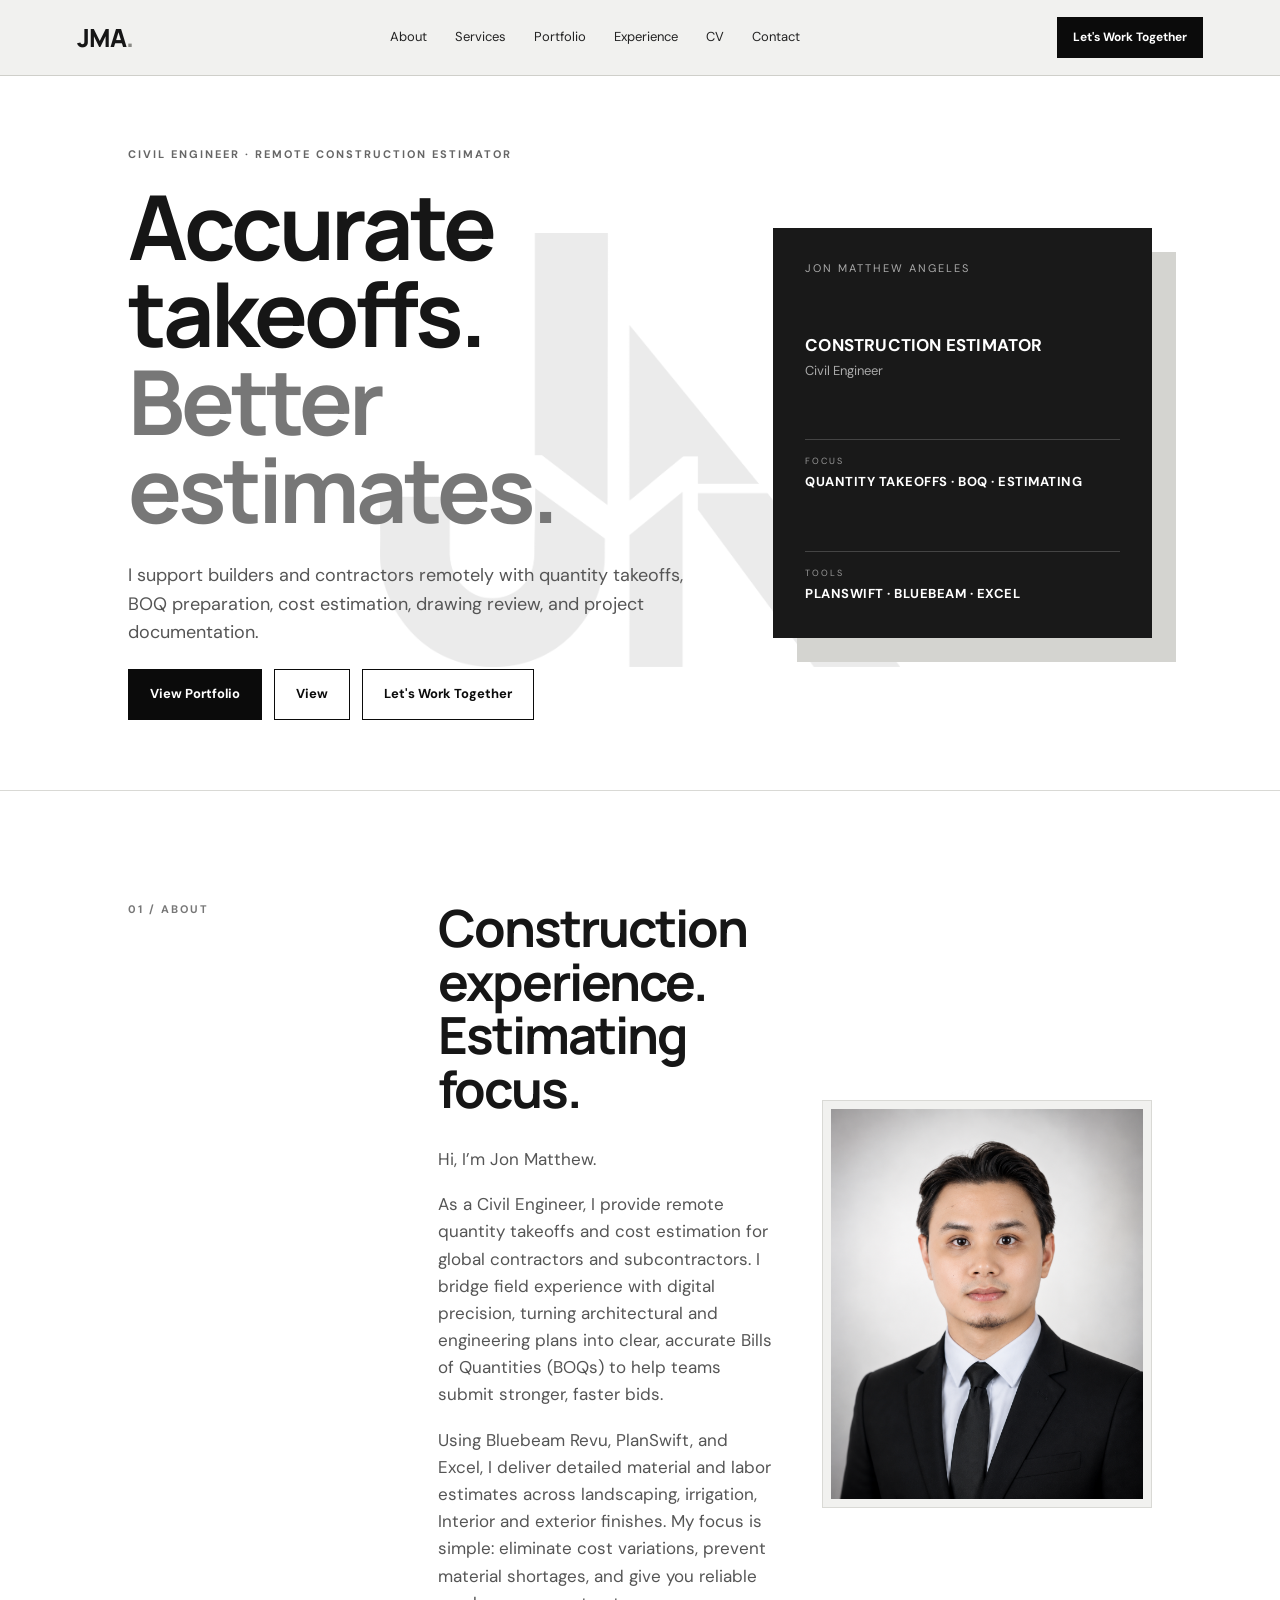
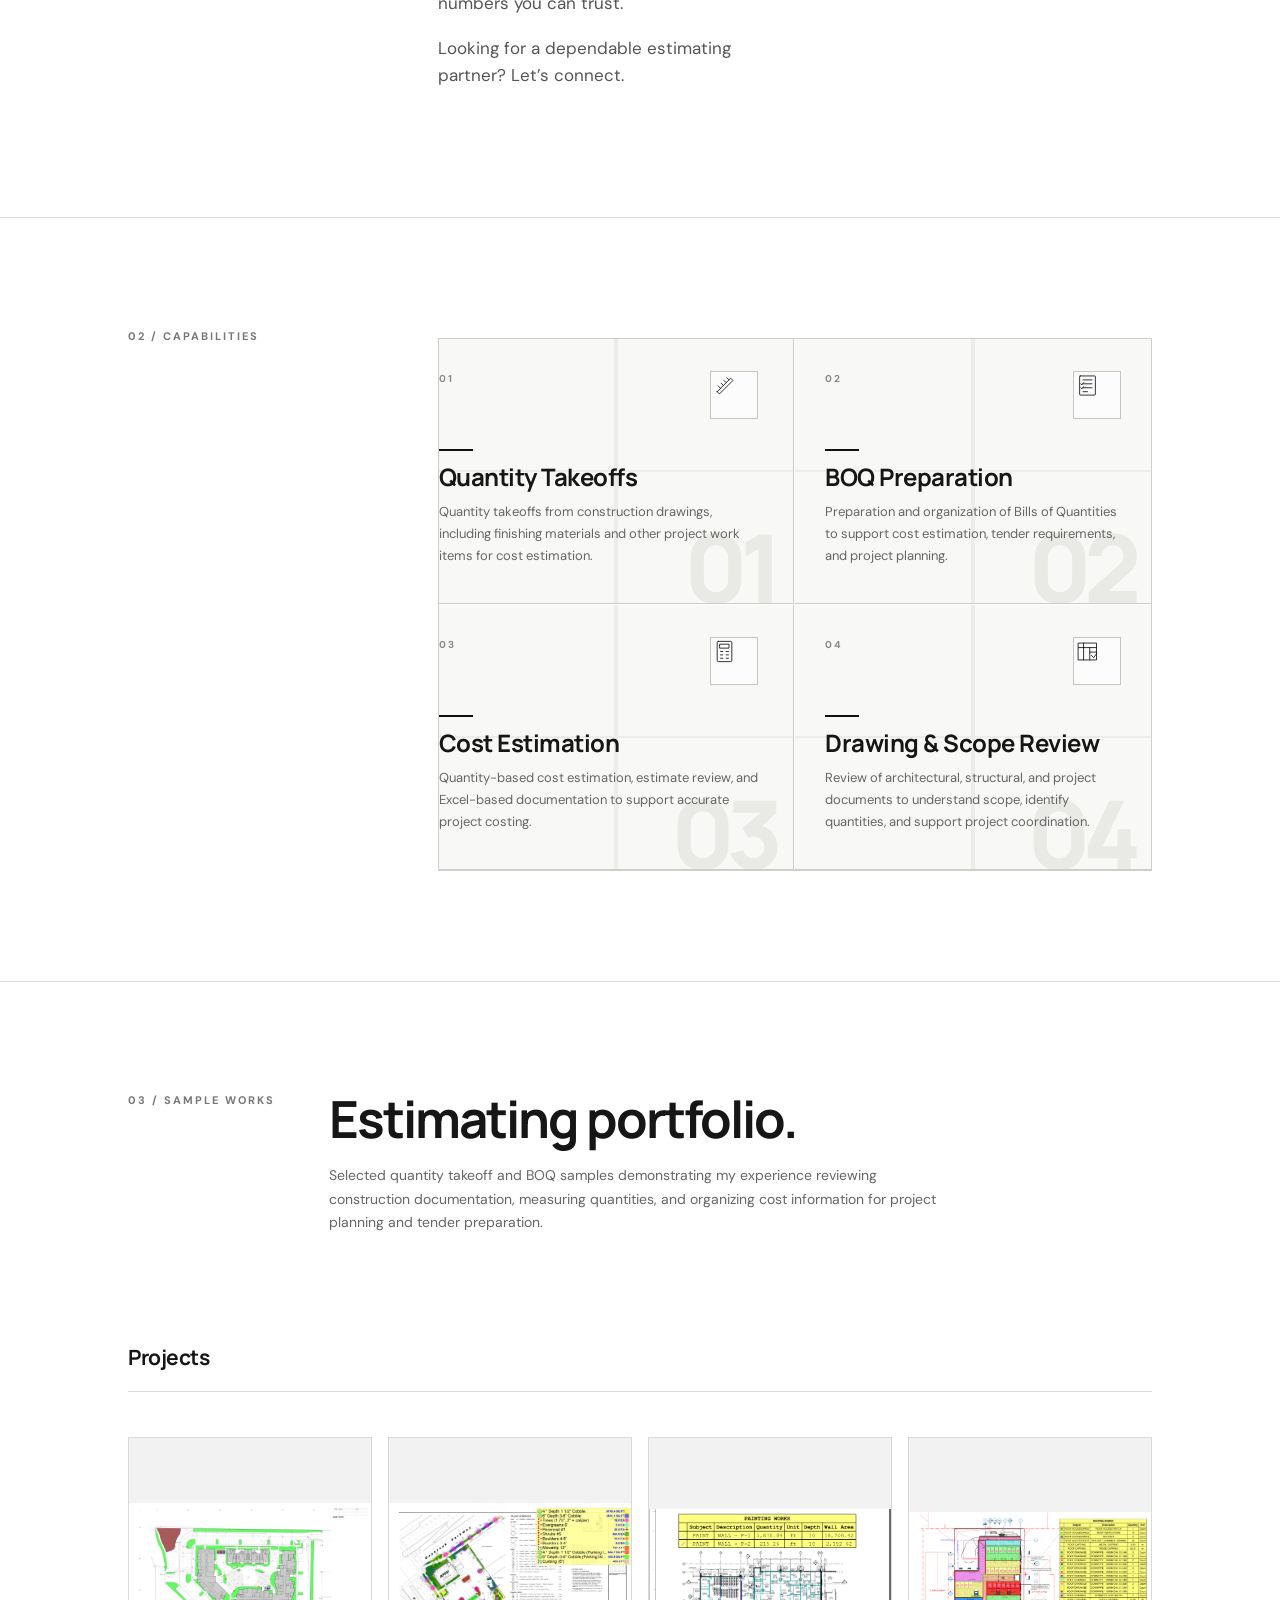
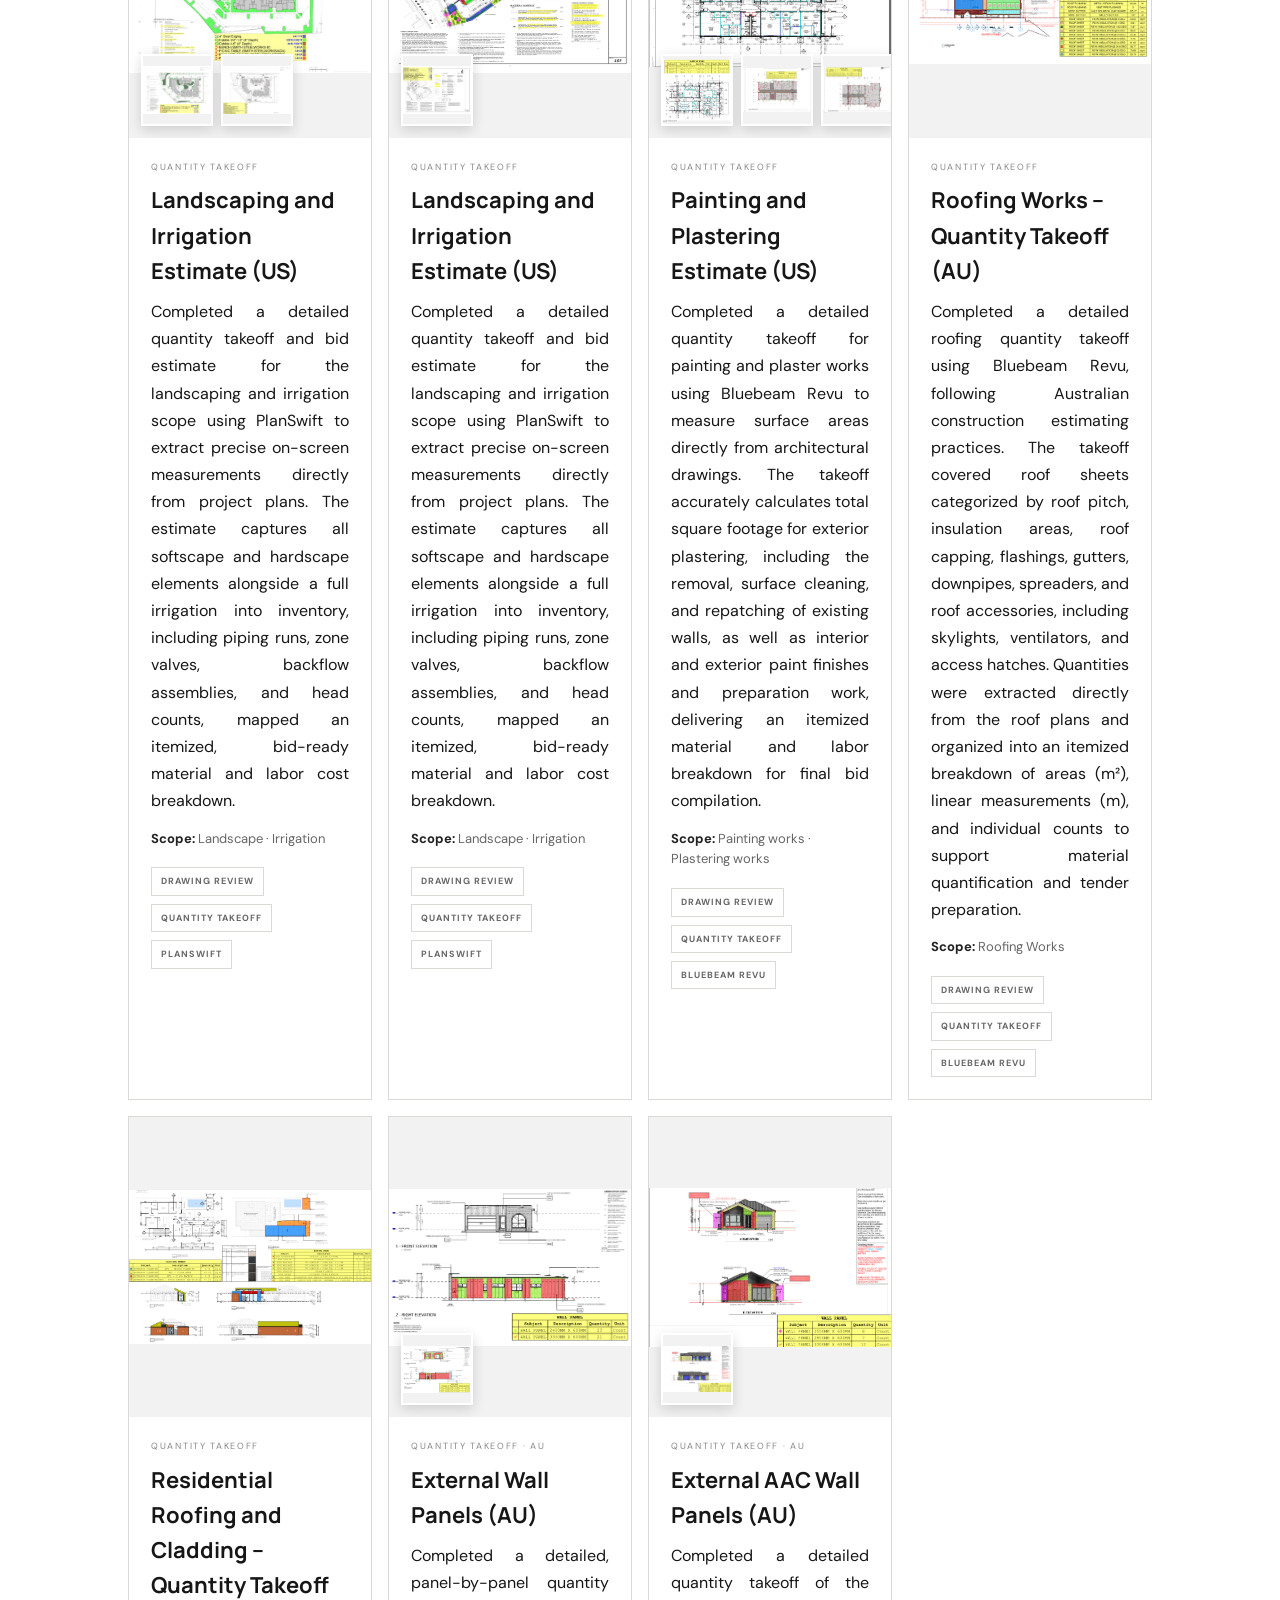
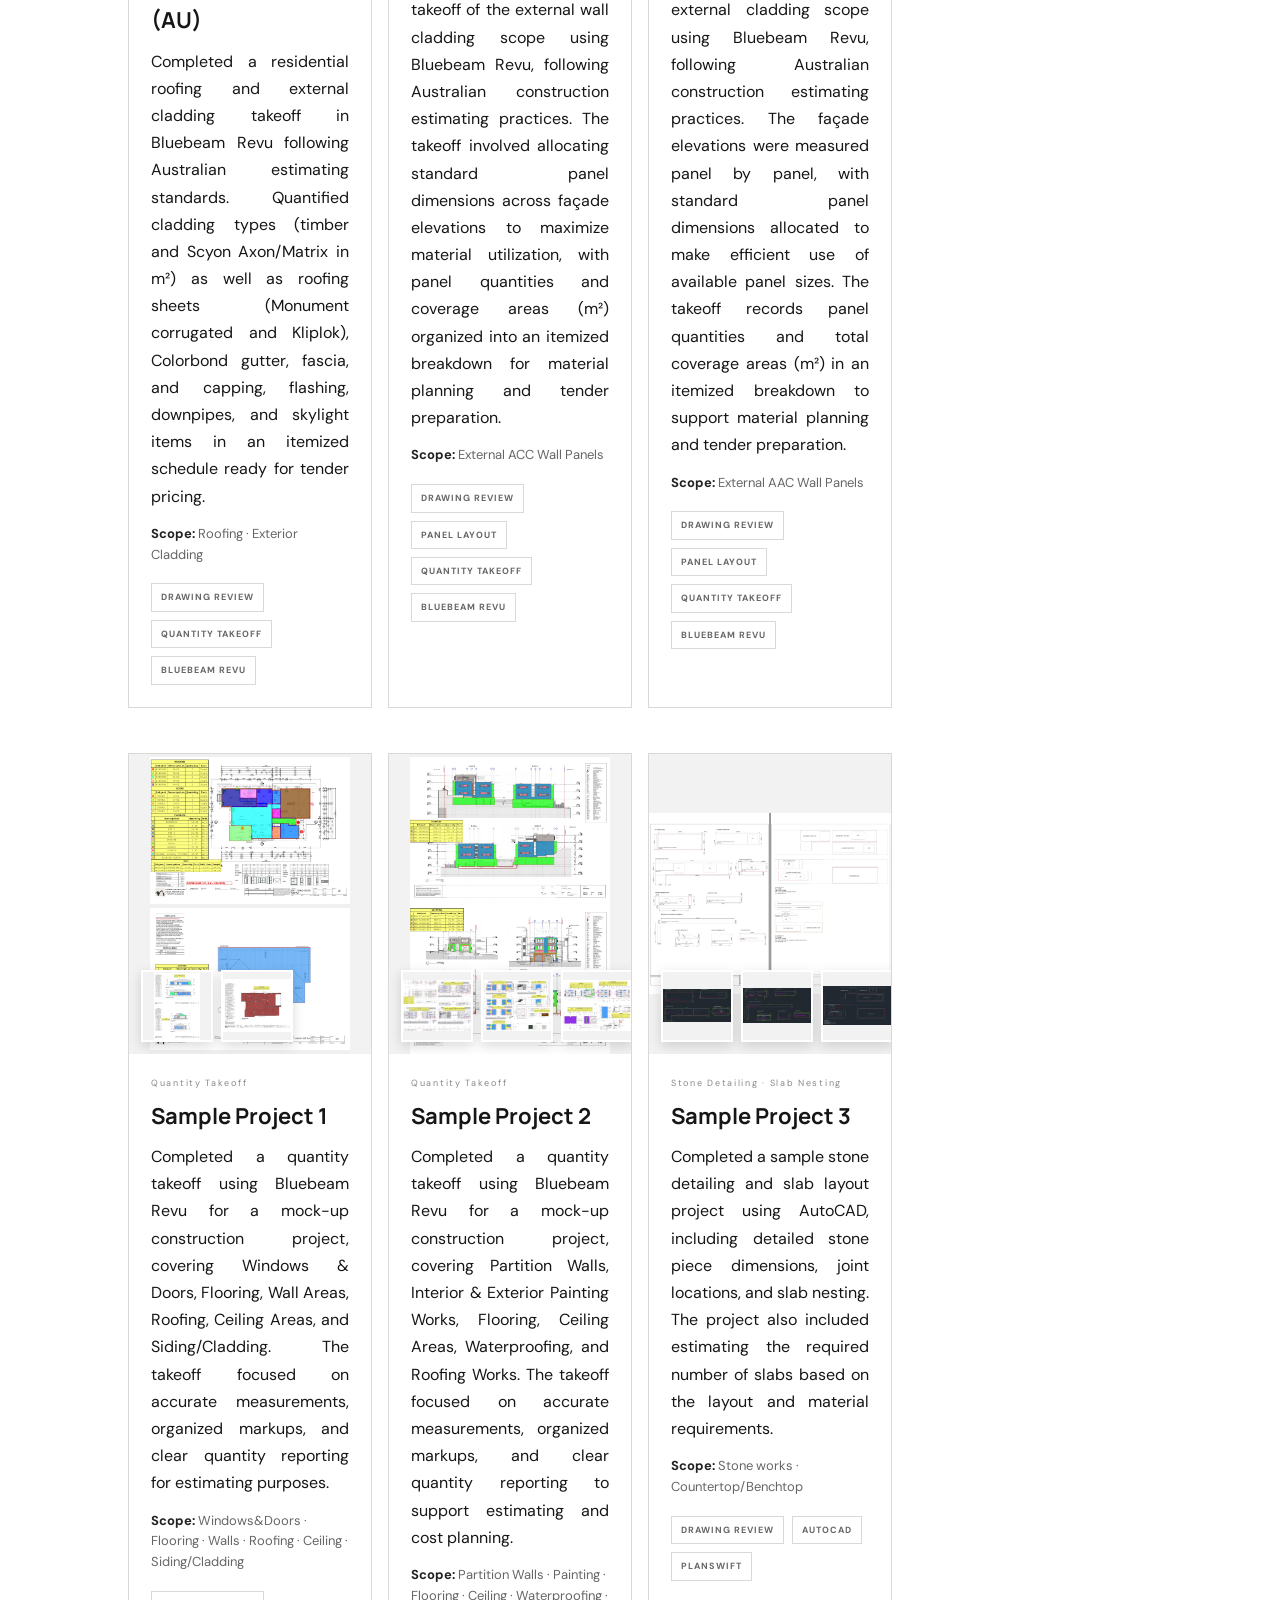
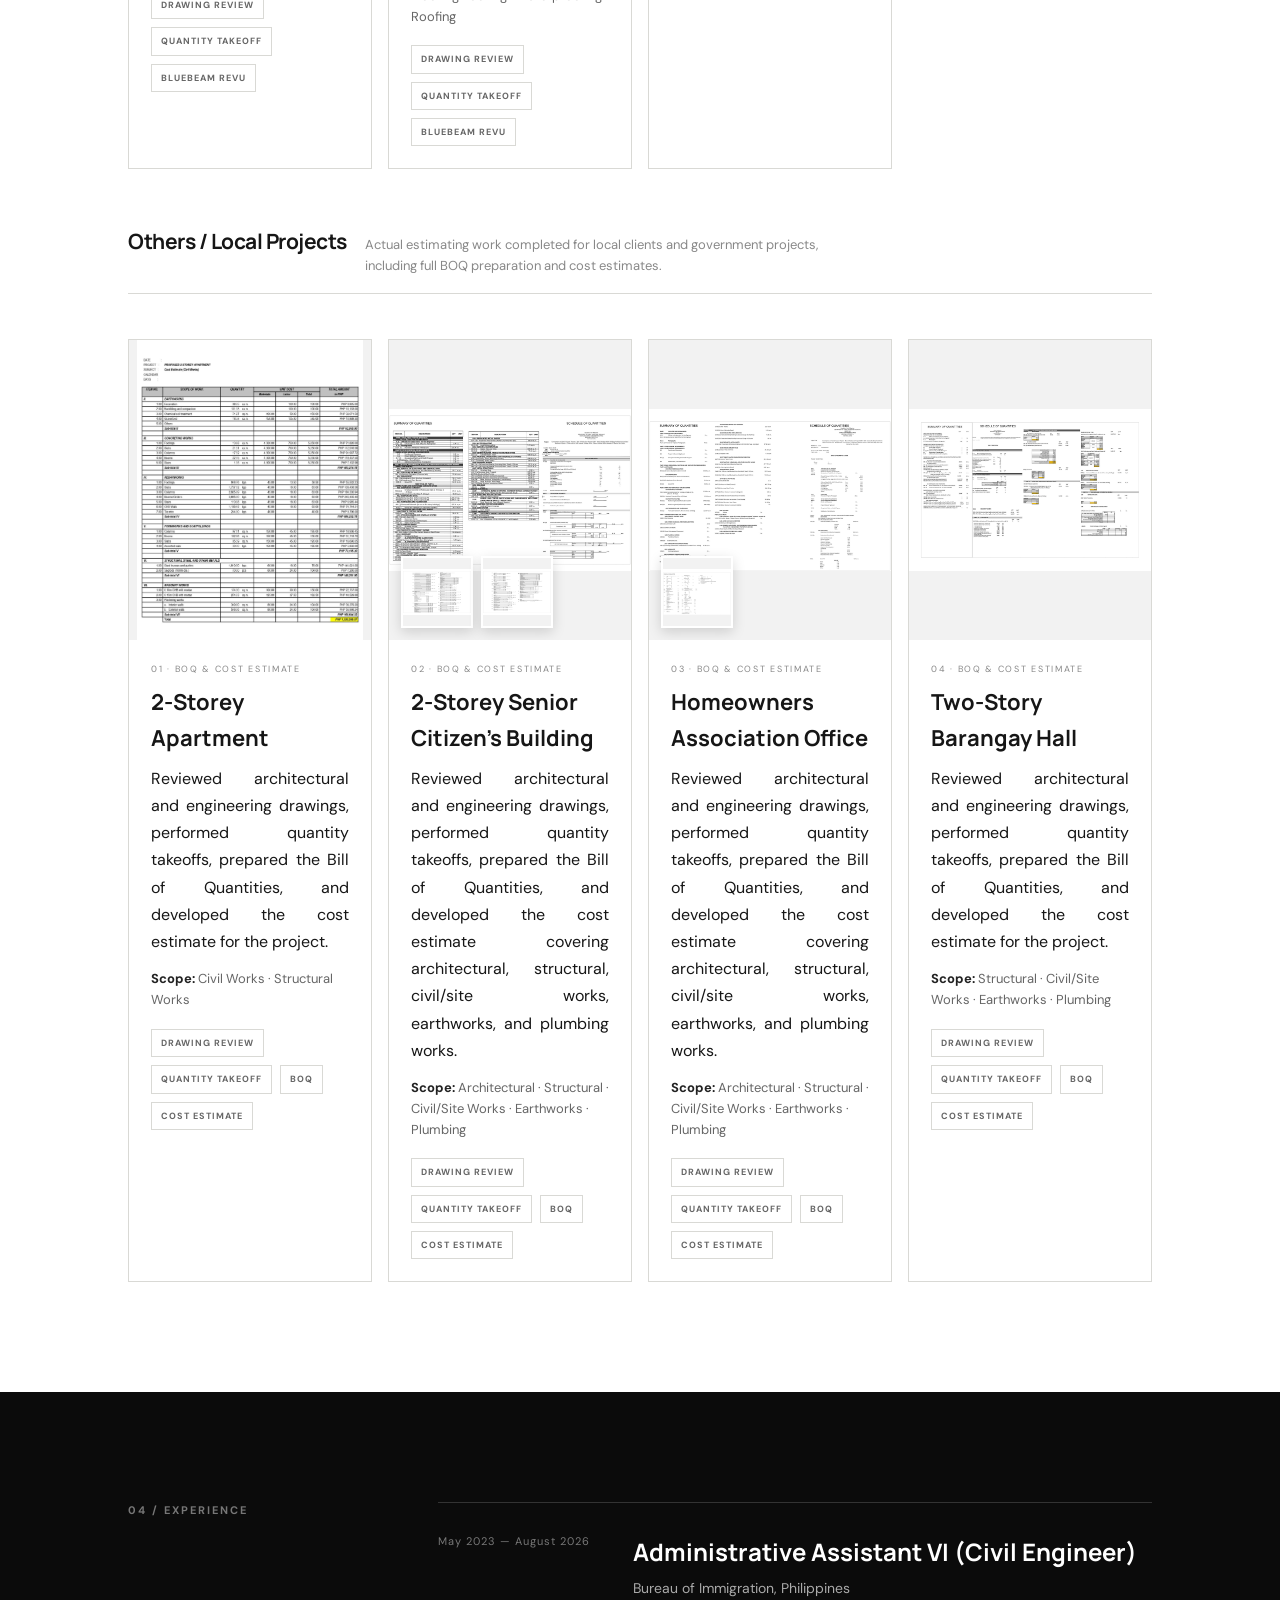
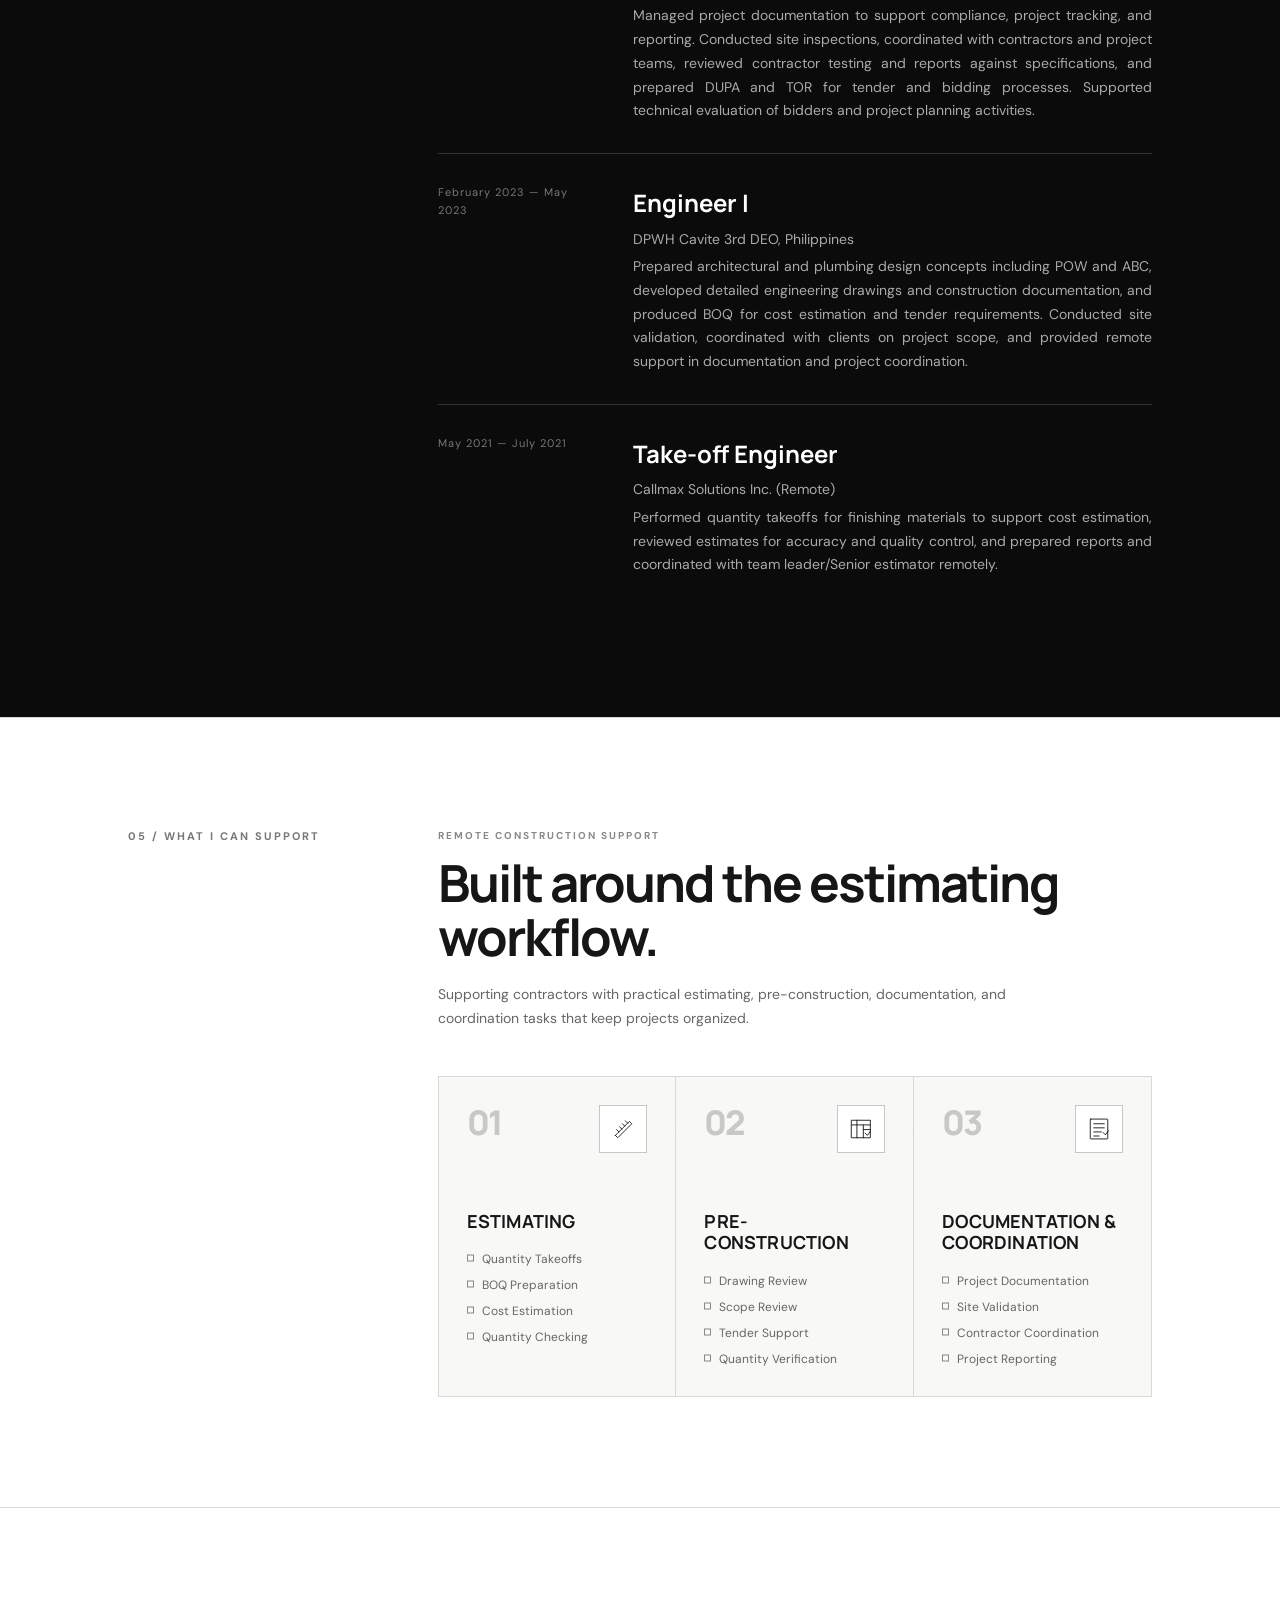
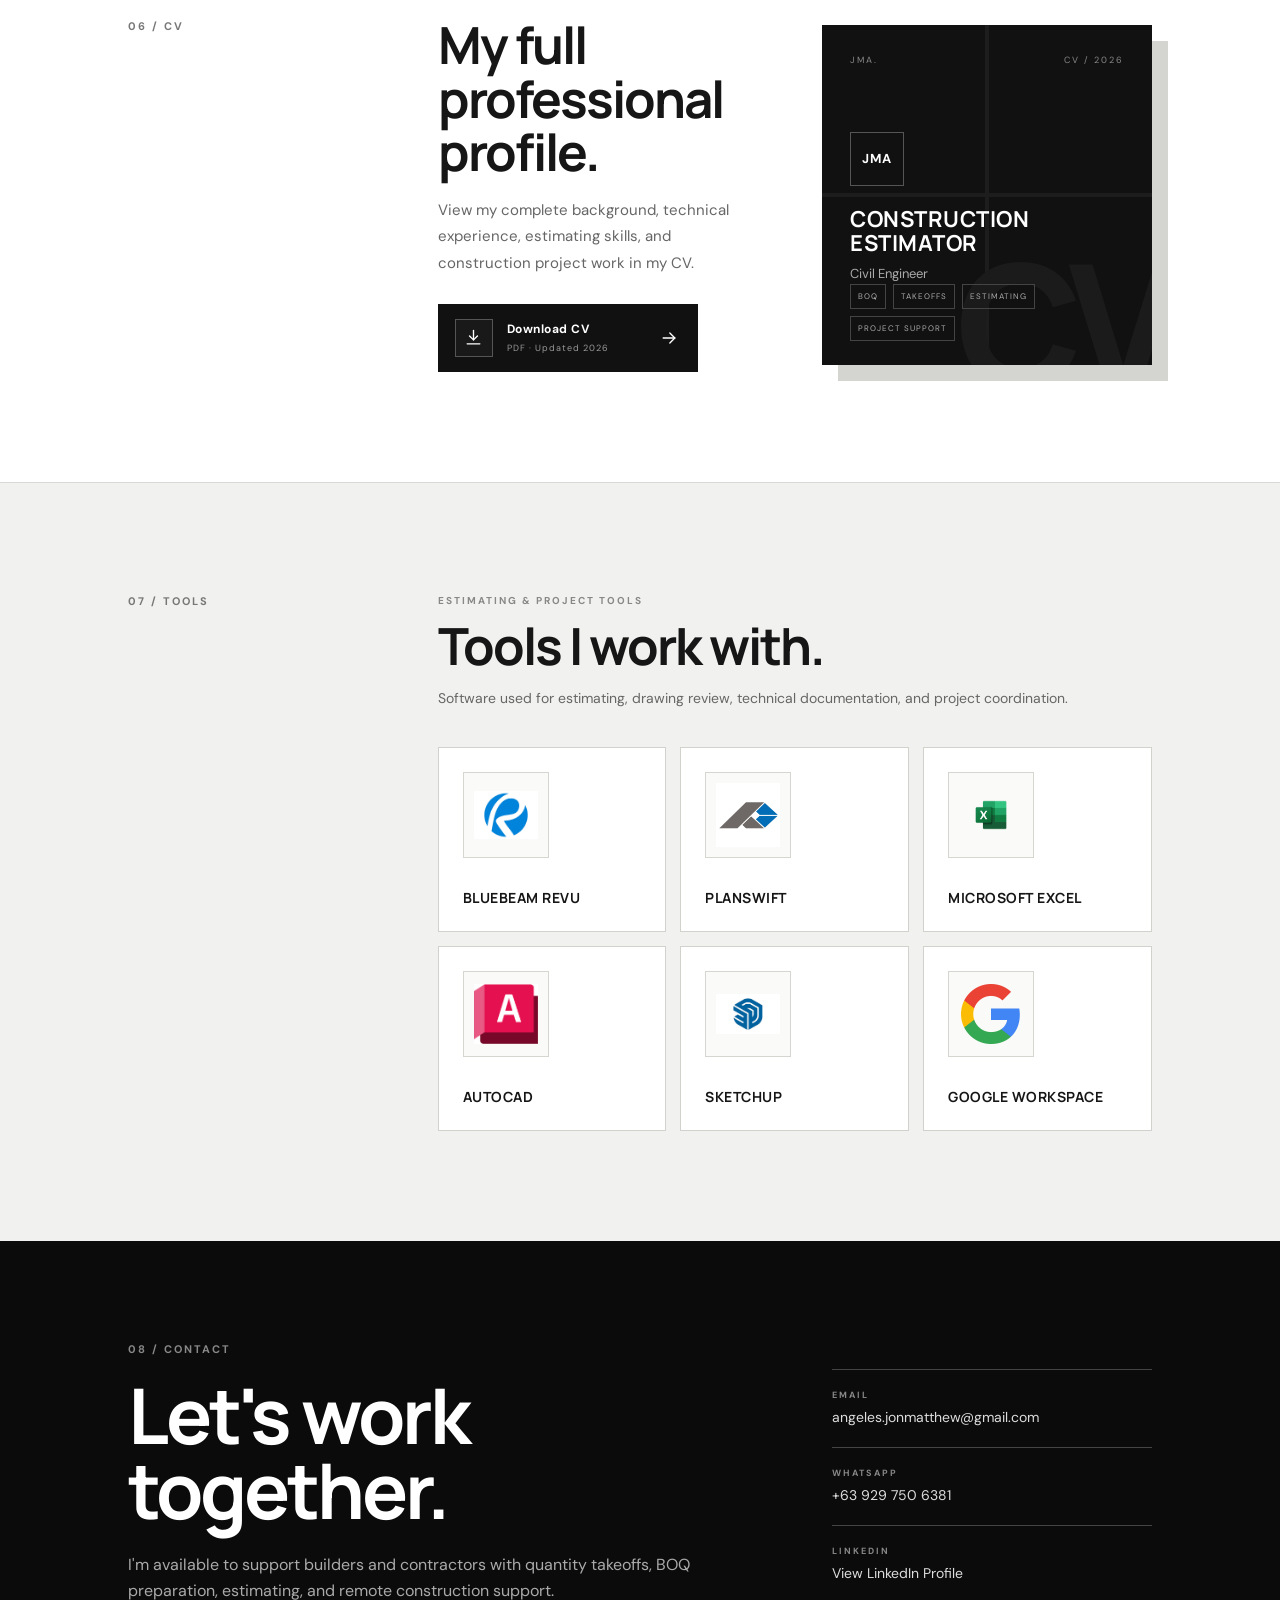
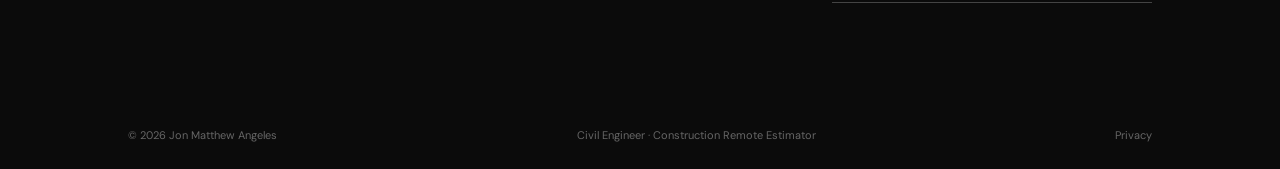
<file: index.html>
<!DOCTYPE html>
<html lang="en">
<head>
  <meta charset="UTF-8" />
  <meta name="viewport" content="width=device-width, initial-scale=1.0" />
  <meta name="description" content="Jon Matthew Angeles — Civil Engineer and Construction Estimator specializing in quantity takeoffs, BOQ, cost estimation and remote estimating support." />
  <title>Jon Matthew Angeles | Construction Estimator</title>
  <link rel="stylesheet" href="styles.css" />
   <!-- Cloudflare Web Analytics --><script type='module' src='https://static.cloudflareinsights.com/beacon.min.js' data-cf-beacon='{"token": "0705ee9a9ef7445089d196f34aa83fa5"}'></script><!-- End Cloudflare Web Analytics -->
  <!-- Google tag (gtag.js) -->
  <script async src="https://www.googletagmanager.com/gtag/js?id=G-DNCR7HSWZD"></script>
  <script>
    window.dataLayer = window.dataLayer || [];
    function gtag(){dataLayer.push(arguments);}
    gtag('js', new Date());
    gtag('config', 'G-DNCR7HSWZD');
  </script>
</head>
<body>
  <header class="nav">
  <a class="brand" href="#home">JMA<span>.</span></a>

  <button class="menu-toggle" aria-label="Open navigation">
    ☰
  </button>

  <nav>
    <a href="#about">About</a>
    <a href="#services">Services</a>
    <a href="#portfolio">Portfolio</a>
    <a href="#experience">Experience</a>
    <a href="#cv">CV</a>
    <a href="#contact">Contact</a>
   </nav>

  <a class="nav-cta" href="#contact">Let's Work Together</a>
</header>

  <main>
<section id="home" class="hero">
  <div class="hero-copy">
    <p class="eyebrow">CIVIL ENGINEER · REMOTE CONSTRUCTION ESTIMATOR</p>

    <h1>Accurate takeoffs.<br><span>Better estimates.</span></h1>

    <p class="hero-text">
  I support builders and contractors remotely with quantity takeoffs,
  BOQ preparation, cost estimation, drawing review, and project
  documentation.
</p>

    <div class="buttons">
      <a class="button button-dark" href="#portfolio">View Portfolio</a>
      <a class="button button-light" href="#">View </a>
      <a class="button button-light" href="#contact">Let's Work Together</a>
    </div>
  </div>

  <div class="hero-card">
    <div class="card-top">JON MATTHEW ANGELES</div>

    <div class="hero-profile">
  <strong>CONSTRUCTION ESTIMATOR</strong>
  <span>Civil Engineer</span>
</div>

    <div class="metric">
      <span>FOCUS</span>
      <strong>QUANTITY TAKEOFFS · BOQ · ESTIMATING</strong>
    </div>

    <div class="metric">
      <span>TOOLS</span>
      <strong>PLANSWIFT · BLUEBEAM · EXCEL</strong>
    </div>
  </div>
</section>

<section id="about" class="section about">
  <div class="section-label">01 / ABOUT</div>

  <div class="about-content">
    <div class="about-text">
      <h2>Construction experience. Estimating focus.</h2>
      <p>
        Hi, I’m Jon Matthew.
      </p>
      <p>
        As a Civil Engineer, I provide remote quantity takeoffs and cost estimation for global
        contractors and subcontractors. I bridge field experience with digital precision, turning
        architectural and engineering plans into clear, accurate Bills of Quantities (BOQs) to help teams
        submit stronger, faster bids.
      </p>

      <p>
        Using Bluebeam Revu, PlanSwift, and Excel, I deliver detailed material and labor estimates
        across landscaping, irrigation, Interior and exterior finishes. My focus is simple: eliminate cost
        variations, prevent material shortages, and give you reliable numbers you can trust.
      </p>
      <p>
        Looking for a dependable estimating partner? Let’s connect.
      </p>
    </div>

    <div class="about-photo">
      <img
        src="jon-matthew-angeles-profile.png"
        alt="Jon Matthew Angeles - Civil Engineer and Construction Estimator"
      >
    </div>
  </div>
</section>

<section id="services" class="section services">
  <div class="section-label">02 / CAPABILITIES</div>

  <div class="service-grid">

    <article class="service-card" data-number="01">
      <div class="service-top">
        <span class="service-number">01</span>

       <span class="service-icon" aria-hidden="true">
  <svg viewBox="0 0 48 48" fill="none">
    <path d="M11 35L35 11L39 15L15 39L11 35Z"/>
    <path d="M17 29L13 25"/>
    <path d="M22 24L18 20"/>
    <path d="M27 19L23 15"/>
    <path d="M32 14L28 10"/>
  </svg>
</span>
      </div>

      <h3>Quantity Takeoffs</h3>

      <p>
        Quantity takeoffs from construction drawings, including finishing
        materials and other project work items for cost estimation.
      </p>
    </article>

    <article class="service-card" data-number="02">
      <div class="service-top">
        <span class="service-number">02</span>

        <span class="service-icon" aria-hidden="true">
  <svg viewBox="0 0 48 48" fill="none">
    <rect x="10" y="7" width="28" height="34" rx="1"/>
    <path d="M16 14H32"/>
    <path d="M16 21H32"/>
    <path d="M16 28H32"/>
    <path d="M16 35H24"/>
    <path d="M12 21L14 23L17 19"/>
    <path d="M12 28L14 30L17 26"/>
  </svg>
</span>
      </div>

      <h3>BOQ Preparation</h3>

      <p>
        Preparation and organization of Bills of Quantities to support
        cost estimation, tender requirements, and project planning.
      </p>
    </article>

    <article class="service-card" data-number="03">
      <div class="service-top">
        <span class="service-number">03</span>

        <span class="service-icon" aria-hidden="true">
  <svg viewBox="0 0 48 48" fill="none">
    <rect x="11" y="6" width="26" height="36" rx="2"/>
    <rect x="16" y="11" width="16" height="7"/>
    <path d="M17 24H21"/>
    <path d="M27 24H31"/>
    <path d="M17 30H21"/>
    <path d="M27 30H31"/>
    <path d="M17 36H21"/>
    <path d="M27 36H31"/>
  </svg>
</span>
      </div>

      <h3>Cost Estimation</h3>

      <p>
        Quantity-based cost estimation, estimate review, and Excel-based
        documentation to support accurate project costing.
      </p>
    </article>

    <article class="service-card" data-number="04">
      <div class="service-top">
        <span class="service-number">04</span>

        <span class="service-icon" aria-hidden="true">
  <svg viewBox="0 0 48 48" fill="none">
    <rect x="8" y="9" width="32" height="30"/>
    <path d="M8 17H40"/>
    <path d="M17 9V39"/>
    <path d="M28 17V39"/>
    <path d="M28 25H40"/>
    <path d="M31 31L35 35L40 28"/>
  </svg>
</span>
      </div>

      <h3>Drawing & Scope Review</h3>

      <p>
        Review of architectural, structural, and project documents to
        understand scope, identify quantities, and support project coordination.
      </p>
    </article>

  </div>
</section>

    <section id="portfolio" class="section portfolio">
  <div class="section-label">03 / SAMPLE WORKS</div>

<div class="portfolio-head">
  <h2>Estimating portfolio.</h2>

  <p>
    Selected quantity takeoff and BOQ samples demonstrating my experience
    reviewing construction documentation, measuring quantities, and organizing
    cost information for project planning and tender preparation.
  </p>
</div>

  <!-- SUB-SECTION: MOCK-UP PROJECTS -->
  <div class="portfolio-subsection">

    <div class="portfolio-subhead">
      <h3>Projects</h3>
    </div>

    <!-- NEW ROW OF PROJECTS -->
<div class="project-grid">

  <!-- PROJECT 04 -->
  <article class="project">

    <div class="project-image project-image-with-gallery">

      <a
        href="ls-1.1.png"
        target="_blank"
        rel="noopener noreferrer"
      >
        <img
          src="ls-1.1.png"
          alt="Landscaping and Irrigation 1"
        >
        <span class="image-hint">Click to view full size</span>
      </a>

      <div class="project-gallery-primary">

        <a
          href="ls-1.2.png"
          target="_blank"
          rel="noopener noreferrer"
        >
          <img
            src="ls-1.2.png"
            alt="Landscaping detail 1"
          >
        </a>

        <a
          href="ir-1.1.png"
          target="_blank"
          rel="noopener noreferrer"
        >
          <img
            src="ir-1.1.png"
            alt="Irrigation detail 1"
          >
        </a>

      </div>
    </div>

    <div class="project-info">

      <p>QUANTITY TAKEOFF</p>

      <h3>Landscaping and Irrigation Estimate (US)</h3>

      <p>
        Completed a detailed quantity takeoff and bid estimate for the landscaping and irrigation
        scope using PlanSwift to extract precise on-screen measurements directly from project plans.
        The estimate captures all softscape and hardscape elements alongside a full irrigation into
        inventory, including piping runs, zone valves, backflow assemblies, and head counts, mapped
        an itemized, bid-ready material and labor cost breakdown.
      </p>

      <p class="project-scope">
        <strong>Scope:</strong> Landscape · Irrigation
      </p>

      <div class="project-tags">
        <span>DRAWING REVIEW</span>
        <span>QUANTITY TAKEOFF</span>
        <span>PLANSWIFT</span>
      </div>

    </div>

  </article>


  <!-- PROJECT 05 -->
  <article class="project">

    <div class="project-image project-image-with-gallery">

      <a
        href="ls-2.1.png"
        target="_blank"
        rel="noopener noreferrer"
      >
        <img
          src="ls-2.1.png"
          alt="Landscaping and Irrigation 1"
        >
        <span class="image-hint">Click to view full size</span>
      </a>

      <div class="project-gallery-primary">

        <a
          href="ir-2.1.png"
          target="_blank"
          rel="noopener noreferrer"
        >
          <img
            src="ir-2.1.png"
            alt="Irrigation 2 detail 1"
          >
        </a>

      </div>
    </div>

    <div class="project-info">

      <p>QUANTITY TAKEOFF</p>

      <h3>Landscaping and Irrigation Estimate (US)</h3>

      <p>
        Completed a detailed quantity takeoff and bid estimate for the landscaping and irrigation
        scope using PlanSwift to extract precise on-screen measurements directly from project plans.
        The estimate captures all softscape and hardscape elements alongside a full irrigation into
        inventory, including piping runs, zone valves, backflow assemblies, and head counts, mapped
        an itemized, bid-ready material and labor cost breakdown.
      </p>

      <p class="project-scope">
        <strong>Scope:</strong> Landscape · Irrigation
      </p>

      <div class="project-tags">
        <span>DRAWING REVIEW</span>
        <span>QUANTITY TAKEOFF</span>
        <span>PLANSWIFT</span>
      </div>

    </div>

  </article>


  <!-- PROJECT 06 -->
  <article class="project">

    <div class="project-image project-image-with-gallery">

      <a
        href="painting-works-1.1.png"
        target="_blank"
        rel="noopener noreferrer"
      >
        <img
          src="painting-works-1.1.png"
          alt="Painting works 1"
        >
        <span class="image-hint">Click to view full size</span>
      </a>

      <div class="project-gallery-primary">

        <a
          href="painting-works-1.2.png"
          target="_blank"
          rel="noopener noreferrer"
        >
          <img
            src="painting-works-1.2.png"
            alt="Painting/plaster works 1 detail 1"
          >
        </a>

        <a
          href="plaster-works-1.png"
          target="_blank"
          rel="noopener noreferrer"
        >
          <img
            src="plaster-works-1.png"
            alt="Painting/plaster works 1 detail 2"
          >
        </a>

        <a
          href="plaster-works-2.png"
          target="_blank"
          rel="noopener noreferrer"
        >
          <img
            src="plaster-works-2.png"
            alt="Painting/plaster works 1 detail 3"
          >
        </a>
        <a
          href="plaster-works-3.png"
          target="_blank"
          rel="noopener noreferrer"
        >
          <img
            src="plaster-works-3.png"
            alt="Painting/plaster works 1 detail 4"
          >
        </a>

      </div>
    </div>

    <div class="project-info">

      <p>QUANTITY TAKEOFF</p>

      <h3>Painting and Plastering Estimate (US)</h3>

      <p>
        Completed a detailed quantity takeoff for painting and plaster works using Bluebeam Revu to
        measure surface areas directly from architectural drawings. The takeoff accurately calculates
        total square footage for exterior plastering, including the removal, surface cleaning, and
        repatching of existing walls, as well as interior and exterior paint finishes and preparation work,
        delivering an itemized material and labor breakdown for final bid compilation.
      </p>

      <p class="project-scope">
        <strong>Scope:</strong> Painting works · Plastering works
      </p>

      <div class="project-tags">
        <span>DRAWING REVIEW</span>
        <span>QUANTITY TAKEOFF</span>
        <span>BLUEBEAM REVU</span>
      </div>

    </div>

  </article>

  <!-- PROJECT 07 -->
<article class="project">

  <div class="project-image project-image-with-gallery">
    <a href="roofing-1.png" target="_blank" rel="noopener noreferrer">
      <img src="roofing-1.png" alt="Roofing quantity takeoff">
      <span class="image-hint">Click to view full size</span>
    </a>
  </div>

  <div class="project-info">
    <p>QUANTITY TAKEOFF</p>

    <h3>Roofing Works – Quantity Takeoff (AU)</h3>

    <p class="project-description">
      Completed a detailed roofing quantity takeoff using Bluebeam Revu, following Australian construction estimating practices. 
      The takeoff covered roof sheets categorized by roof pitch, insulation areas, roof capping, flashings, gutters, downpipes,
      spreaders, and roof accessories, including skylights, ventilators, and access hatches. Quantities were extracted directly
      from the roof plans and organized into an itemized breakdown of areas (m²), linear measurements (m), and individual counts
      to support material quantification and tender preparation.
    </p>

    <p class="project-scope">
      <strong>Scope:</strong> Roofing Works
    </p>

    <div class="project-tags">
      <span>DRAWING REVIEW</span>
      <span>QUANTITY TAKEOFF</span>
      <span>BLUEBEAM REVU</span>
    </div>
  </div>

</article>


  <!-- PROJECT 08 -->
<article class="project">

  <div class="project-image project-image-with-gallery">
    <a href="roofing-cladding-1.png" target="_blank" rel="noopener noreferrer">
      <img src="roofing-cladding-1.png" alt="Roofing and cladding quantity takeoff">
      <span class="image-hint">Click to view full size</span>
    </a>
  </div>

  <div class="project-info">
    <p>QUANTITY TAKEOFF</p>

    <h3>Residential Roofing and Cladding – Quantity Takeoff (AU)</h3>

    <p class="project-description">
      Completed a residential roofing and external cladding takeoff in Bluebeam Revu following Australian estimating standards.
      Quantified cladding types (timber and Scyon Axon/Matrix in m²) as well as roofing sheets (Monument corrugated and Kliplok),
      Colorbond gutter, fascia, and capping, flashing, downpipes, and skylight items in an itemized schedule ready for tender pricing.
    </p>

    <p class="project-scope">
      <strong>Scope:</strong> Roofing · Exterior Cladding
    </p>

    <div class="project-tags">
      <span>DRAWING REVIEW</span>
      <span>QUANTITY TAKEOFF</span>
      <span>BLUEBEAM REVU</span>
    </div>
  </div>

</article>
  
<!-- PROJECT 09 -->
<article class="project">

  <div class="project-image project-image-with-gallery">
    <a href="gbg-1.png" target="_blank" rel="noopener noreferrer">
      <img src="gbg-1.png" alt="GBG external ACC wall panel takeoff">
      <span class="image-hint">Click to view full size</span>
    </a>

    <div class="project-gallery-primary">
      <a href="gbg-2.png" target="_blank" rel="noopener noreferrer">
        <img src="gbg-2.png" alt="GBG external cladding panel layout detail">
      </a>
    </div>
  </div>

  <div class="project-info">
    <p>QUANTITY TAKEOFF · AU</p>

    <h3>External Wall Panels (AU)</h3>

    <p class="project-description">
      Completed a detailed, panel-by-panel quantity takeoff of the external wall cladding scope using Bluebeam Revu,
      following Australian construction estimating practices. The takeoff involved allocating standard panel dimensions
      across façade elevations to maximize material utilization, with panel quantities and coverage areas (m²) organized
      into an itemized breakdown for material planning and tender preparation.
    </p>

    <p class="project-scope">
      <strong>Scope:</strong> External ACC Wall Panels
    </p>

    <div class="project-tags">
      <span>DRAWING REVIEW</span>
      <span>PANEL LAYOUT</span>
      <span>QUANTITY TAKEOFF</span>
      <span>BLUEBEAM REVU</span>
    </div>
  </div>

</article>

  <!-- PROJECT 10 -->
<article class="project">

  <div class="project-image project-image-with-gallery">
    <a href="hbc-1.png" target="_blank" rel="noopener noreferrer">
      <img src="hbc-1.png" alt="HBC external cladding quantity takeoff">
      <span class="image-hint">Click to view full size</span>
    </a>

    <div class="project-gallery-primary">
      <a href="hbc-2.png" target="_blank" rel="noopener noreferrer">
        <img src="hbc-2.png" alt="HBC external cladding panel layout detail">
      </a>
    </div>
  </div>

  <div class="project-info">
    <p>QUANTITY TAKEOFF · AU</p>

    <h3>External AAC Wall Panels (AU)</h3>

    <p class="project-description">
      Completed a detailed quantity takeoff of the external cladding scope using Bluebeam Revu, following Australian
      construction estimating practices. The façade elevations were measured panel by panel, with standard panel dimensions
      allocated to make efficient use of available panel sizes. The takeoff records panel quantities and total coverage
      areas (m²) in an itemized breakdown to support material planning and tender preparation.
    </p>

    <p class="project-scope">
      <strong>Scope:</strong> External AAC Wall Panels
    </p>

    <div class="project-tags">
      <span>DRAWING REVIEW</span>
      <span>PANEL LAYOUT</span>
      <span>QUANTITY TAKEOFF</span>
      <span>BLUEBEAM REVU</span>
    </div>
  </div>

</article>

</div>
<!-- /NEW ROW OF PROJECTS -->


<!-- EXISTING SAMPLE PROJECTS -->
<div class="project-grid">

  <!-- MOCK-UP PROJECT 01 -->
  <article class="project">
          <div class="project-image project-image-with-gallery">

    <a href="windows-doors-flooring-wall-roofing.png" target="_blank" rel="noopener noreferrer">
      <img
        src="windows-doors-flooring-wall-roofing.png"
        alt="Sample Project 1"
      >
      <span class="image-hint">Click to view full size</span>
    </a>

    <div class="project-gallery-primary">

      <a
        href="cladding-siding.png"
        target="_blank"
        rel="noopener noreferrer"
      >
        <img
          src="cladding-siding.png"
          alt="Quantity take-off using Bluebeam Revu"
        >
      </a>

      <a
        href="ceilingworks.jpg"
        target="_blank"
        rel="noopener noreferrer"
      >
        <img
          src="ceilingworks.jpg"
          alt="Quantity take-off using Bluebeam Revu"
        >
      </a>

    </div>
  </div>
        <div class="project-info">
    <p>Quantity Takeoff</p>

    <h3>Sample Project 1</h3>

    <p>
      Completed a quantity takeoff using Bluebeam Revu for a mock-up construction project,
      covering Windows & Doors, Flooring, Wall Areas, Roofing, Ceiling Areas,
      and Siding/Cladding. The takeoff focused on accurate measurements, organized
      markups, and clear quantity reporting for estimating purposes.
    </p>

    <p class="project-scope">
      <strong>Scope:</strong> Windows&Doors · Flooring · Walls · Roofing · Ceiling · Siding/Cladding
    </p>

    <div class="project-tags">
      <span>DRAWING REVIEW</span>
      <span>QUANTITY TAKEOFF</span>
      <span>BLUEBEAM REVU</span>
    </div>
  </div>
      </article>

      <!-- MOCK-UP PROJECT 02 -->
      <article class="project">
                  <div class="project-image project-image-with-gallery">

    <a href="2-painting-ext.png" target="_blank" rel="noopener noreferrer">
      <img
        src="2-painting-ext.png"
        alt="Sample Project 2"
      >
      <span class="image-hint">Click to view full size</span>
    </a>

    <div class="project-gallery-primary">

      <a
        href="2-partition-painting-int.png"
        target="_blank"
        rel="noopener noreferrer"
      >
        <img
          src="2-partition-painting-int.png"
          alt="Quantity take-off using Bluebeam Revu"
        >
      </a>

      <a
        href="2-ceiling-flooring.png"
        target="_blank"
        rel="noopener noreferrer"
      >
        <img
          src="2-ceiling-flooring.png"
          alt="Quantity take-off using Bluebeam Revu"
        >
      </a>
      
      <a
        href="2-waterproofing-roofing.png"
        target="_blank"
        rel="noopener noreferrer"
      >
        <img
          src="2-waterproofing-roofing.png"
          alt="Quantity take-off using Bluebeam Revu"
        >
      </a>
    </div>
  </div>
        <div class="project-info">
    <p>Quantity Takeoff</p>

    <h3>Sample Project 2</h3>

    <p>
      Completed a quantity takeoff using Bluebeam Revu for a mock-up construction project,
      covering Partition Walls, Interior & Exterior Painting Works, Flooring, Ceiling Areas,
      Waterproofing, and Roofing Works. The takeoff focused on accurate measurements,
      organized markups, and clear quantity reporting to support estimating and cost planning.
    </p>

    <p class="project-scope">
      <strong>Scope:</strong> Partition Walls · Painting · Flooring · Ceiling · Waterproofing · Roofing
    </p>

    <div class="project-tags">
      <span>DRAWING REVIEW</span>
      <span>QUANTITY TAKEOFF</span>
      <span>BLUEBEAM REVU</span>
    </div>
  </div>
      </article>

      <!-- MOCK-UP PROJECT 03 -->
      <article class="project">
                  <div class="project-image project-image-with-gallery">

    <a href="stone-detail-slab-layout.png" target="_blank" rel="noopener noreferrer">
      <img
        src="stone-detail-slab-layout.png"
        alt=Stoneworks and Countertop"
      >
      <span class="image-hint">Click to view full size</span>
    </a>

    <div class="project-gallery-primary">

      <a
        href="stone-detail-1.png"
        target="_blank"
        rel="noopener noreferrer"
      >
        <img
          src="stone-detail-1.png"
          alt="AutoCAD Stone detailing"
        >
      </a>

      <a
        href="stone-detail-2.png"
        target="_blank"
        rel="noopener noreferrer"
      >
        <img
          src="stone-detail-2.png"
          alt="AutoCAD Stone detailing"
        >
      </a>
      
      <a
        href="slab-layout-1.png"
        target="_blank"
        rel="noopener noreferrer"
      >
        <img
          src="slab-layout-1.png"
          alt="AutoCAD Slab layout"
        >
      </a>
      <a
        href="slab-layout-2.png"
        target="_blank"
        rel="noopener noreferrer"
      >
        <img
          src="slab-layout-2.png"
          alt="AutoCAD Slab layout"
        >
      </a>
    </div>
  </div>
        <div class="project-info">
    <p>Stone Detailing · Slab Nesting</p>

    <h3>Sample Project 3</h3>

    <p>
      Completed a sample stone detailing and slab layout project using AutoCAD, including detailed stone piece
      dimensions, joint locations, and slab nesting. The project also included estimating the required number of
      slabs based on the layout and material requirements.
    </p>

    <p class="project-scope">
      <strong>Scope:</strong> Stone works · Countertop/Benchtop
    </p>

    <div class="project-tags">
      <span>DRAWING REVIEW</span>
      <span>AUTOCAD</span>
      <span>PLANSWIFT</span>
    </div>
  </div>
      </article>
  <!-- /SUB-SECTION: MOCK-UP PROJECTS -->
      
  <!-- SUB-SECTION: OTHERS / LOCAL PROJECTS -->
  <div class="portfolio-subsection">

    <div class="portfolio-subhead">
      <h3>Others / Local Projects</h3>
      <p>
        Actual estimating work completed for local clients and government
        projects, including full BOQ preparation and cost estimates.
      </p>
    </div>

  <div class="project-grid">

<!-- PROJECT 01 -->
<article class="project">

  <div class="project-image">
    <a href="boq-2-storey-apartment.jpg" target="_blank" rel="noopener noreferrer">
      <img
        src="boq-2-storey-apartment.jpg"
        alt="2-Storey Apartment BOQ and Cost Estimate"
      >
      <span class="image-hint">Click to view full size</span>
    </a>
  </div>

  <div class="project-info">
    <p>01 · BOQ & COST ESTIMATE</p>

    <h3>2-Storey Apartment</h3>

    <p>
      Reviewed architectural and engineering drawings, performed quantity
      takeoffs, prepared the Bill of Quantities, and developed the cost estimate
      for the project.
    </p>

    <p class="project-scope">
      <strong>Scope:</strong> Civil Works · Structural Works
    </p>

    <div class="project-tags">
      <span>DRAWING REVIEW</span>
      <span>QUANTITY TAKEOFF</span>
      <span>BOQ</span>
      <span>COST ESTIMATE</span>
    </div>
  </div>

</article>


<!-- PROJECT 02 -->
<article class="project">

  <div class="project-image project-image-with-gallery">

    <a href="multipurpose-building-boq-01.jpg" target="_blank" rel="noopener noreferrer">
      <img
        src="multipurpose-building-boq-01.jpg"
        alt="2-Storey Senior Citizen's Building BOQ"
      >
      <span class="image-hint">Click to view full size</span>
    </a>

    <div class="project-gallery-primary">

      <a
        href="multipurpose-building-boq-02.jpg"
        target="_blank"
        rel="noopener noreferrer"
      >
        <img
          src="multipurpose-building-boq-02.jpg"
          alt="2-Storey Senior Citizen's Building detailed BOQ sheet"
        >
      </a>

      <a
        href="multipurpose-building-boq-03.jpg"
        target="_blank"
        rel="noopener noreferrer"
      >
        <img
          src="multipurpose-building-boq-03.jpg"
          alt="2-Storey Senior Citizen's Building quantity schedule"
        >
      </a>

    </div>
  </div>

  <div class="project-info">
    <p>02 · BOQ & COST ESTIMATE</p>

    <h3>2-Storey Senior Citizen's Building</h3>

    <p>
      Reviewed architectural and engineering drawings, performed quantity
      takeoffs, prepared the Bill of Quantities, and developed the cost estimate
      covering architectural, structural, civil/site works, earthworks, and
      plumbing works.
    </p>

    <p class="project-scope">
      <strong>Scope:</strong> Architectural · Structural · Civil/Site Works · Earthworks · Plumbing
    </p>

    <div class="project-tags">
      <span>DRAWING REVIEW</span>
      <span>QUANTITY TAKEOFF</span>
      <span>BOQ</span>
      <span>COST ESTIMATE</span>
    </div>
  </div>

</article>


<!-- PROJECT 03 -->
<article class="project">

  <div class="project-image project-image-with-gallery">

    <a
      href="homeowners-association-office-01.jpg"
      target="_blank"
      rel="noopener noreferrer"
    >
      <img
        src="homeowners-association-office-01.jpg"
        alt="Homeowners Association Office BOQ and Schedule of Quantities"
      >
      <span class="image-hint">Click to view full size</span>
    </a>

    <div class="project-gallery-primary">

      <a
        href="homeowners-association-office-02.jpg"
        target="_blank"
        rel="noopener noreferrer"
      >
        <img
          src="homeowners-association-office-02.jpg"
          alt="Homeowners Association Office detailed Schedule of Quantities"
        >
      </a>

    </div>
  </div>

  <div class="project-info">
    <p>03 · BOQ & COST ESTIMATE</p>

    <h3>Homeowners Association Office</h3>

    <p>
      Reviewed architectural and engineering drawings, performed quantity
      takeoffs, prepared the Bill of Quantities, and developed the cost estimate
      covering architectural, structural, civil/site works, earthworks, and
      plumbing works.
    </p>

    <p class="project-scope">
      <strong>Scope:</strong> Architectural · Structural · Civil/Site Works · Earthworks · Plumbing
    </p>

    <div class="project-tags">
      <span>DRAWING REVIEW</span>
      <span>QUANTITY TAKEOFF</span>
      <span>BOQ</span>
      <span>COST ESTIMATE</span>
    </div>
  </div>

</article>

<!-- PROJECT 04 -->
<article class="project">

  <div class="project-image">
    <a href="2-storey-barangay-hall-01.jpg" target="_blank" rel="noopener noreferrer">
      <img
        src="2-storey-barangay-hall-01.jpg"
        alt="Two-Story Barangay Hall BOQ and Cost Estimate"
      >
      <span class="image-hint">Click to view full size</span>
    </a>
  </div>

  <div class="project-info">
    <p>04 · BOQ & COST ESTIMATE</p>

    <h3>Two-Story Barangay Hall</h3>

    <p>
      Reviewed architectural and engineering drawings, performed quantity
      takeoffs, prepared the Bill of Quantities, and developed the cost estimate
      for the project.
    </p>

    <p class="project-scope">
      <strong>Scope:</strong> Structural · Civil/Site Works · Earthworks · Plumbing
    </p>

    <div class="project-tags">
      <span>DRAWING REVIEW</span>
      <span>QUANTITY TAKEOFF</span>
      <span>BOQ</span>
      <span>COST ESTIMATE</span>
    </div>
  </div>

</article>

  </div>

  </div>
  <!-- /SUB-SECTION: OTHERS / LOCAL PROJECTS -->

</section>

<section id="experience" class="section experience">
  <div class="section-label">04 / EXPERIENCE</div>

  <div class="timeline">

    <div class="timeline-item">
      <span>May 2023 — August 2026</span>
      <div>
        <h3>Administrative Assistant VI (Civil Engineer)</h3>
        <p>Bureau of Immigration, Philippines</p>
        <p>
          Managed project documentation to support compliance, project tracking,
          and reporting. Conducted site inspections, coordinated with contractors
          and project teams, reviewed contractor testing and reports against
          specifications, and prepared DUPA and TOR for tender and bidding
          processes. Supported technical evaluation of bidders and project
          planning activities.
        </p>
      </div>
    </div>

    <div class="timeline-item">
      <span>February 2023 — May 2023</span>
      <div>
        <h3>Engineer I</h3>
        <p>DPWH Cavite 3rd DEO, Philippines</p>
        <p>
          Prepared architectural and plumbing design concepts including POW and
          ABC, developed detailed engineering drawings and construction
          documentation, and produced BOQ for cost estimation and tender
          requirements. Conducted site validation, coordinated with clients on
          project scope, and provided remote support in documentation and project
          coordination.
        </p>
      </div>
    </div>

    <div class="timeline-item">
      <span>May 2021 — July 2021</span>
      <div>
        <h3>Take-off Engineer</h3>
        <p>Callmax Solutions Inc. (Remote)</p>
        <p>
          Performed quantity takeoffs for finishing materials to support cost
          estimation, reviewed estimates for accuracy and quality control, and
          prepared reports and coordinated with team leader/Senior estimator remotely.
        </p>
      </div>
    </div>

  </div>
</section>

<!-- 05 / WHAT I CAN SUPPORT -->
<section class="section capabilities">
  <div class="section-label">05 / WHAT I CAN SUPPORT</div>

  <div class="support-content">

    <div class="support-intro">
      <p class="support-kicker">REMOTE CONSTRUCTION SUPPORT</p>

      <h2>Built around the estimating workflow.</h2>

      <p>
        Supporting contractors with practical estimating, pre-construction,
        documentation, and coordination tasks that keep projects organized.
      </p>
    </div>

    <div class="support-flow">

      <!-- SUPPORT 01 -->
      <article class="support-card">
        <div class="support-top">
          <span class="support-number">01</span>

          <span class="support-icon" aria-hidden="true">
            <svg viewBox="0 0 48 48" fill="none">
              <path d="M11 35L35 11L39 15L15 39L11 35Z"/>
              <path d="M17 29L13 25"/>
              <path d="M22 24L18 20"/>
              <path d="M27 19L23 15"/>
              <path d="M32 14L28 10"/>
            </svg>
          </span>
        </div>

        <h3>ESTIMATING</h3>

        <div class="support-list">
          <span>Quantity Takeoffs</span>
          <span>BOQ Preparation</span>
          <span>Cost Estimation</span>
          <span>Quantity Checking</span>
        </div>
      </article>

      <!-- SUPPORT 02 -->
      <article class="support-card">
        <div class="support-top">
          <span class="support-number">02</span>

          <span class="support-icon" aria-hidden="true">
            <svg viewBox="0 0 48 48" fill="none">
              <rect x="8" y="9" width="32" height="30"/>
              <path d="M8 17H40"/>
              <path d="M17 9V39"/>
              <path d="M28 17V39"/>
              <path d="M28 25H40"/>
              <path d="M31 31L35 35L40 28"/>
            </svg>
          </span>
        </div>

        <h3>PRE-CONSTRUCTION</h3>

        <div class="support-list">
          <span>Drawing Review</span>
          <span>Scope Review</span>
          <span>Tender Support</span>
          <span>Quantity Verification</span>
        </div>
      </article>

      <!-- SUPPORT 03 -->
      <article class="support-card">
        <div class="support-top">
          <span class="support-number">03</span>

          <span class="support-icon" aria-hidden="true">
            <svg viewBox="0 0 48 48" fill="none">
              <rect x="9" y="7" width="30" height="34" rx="1"/>
              <path d="M15 15H33"/>
              <path d="M15 22H33"/>
              <path d="M15 29H28"/>
              <path d="M15 36H24"/>
              <path d="M31 30L35 34L40 27"/>
            </svg>
          </span>
        </div>

        <h3>DOCUMENTATION &amp; COORDINATION</h3>

        <div class="support-list">
          <span>Project Documentation</span>
          <span>Site Validation</span>
          <span>Contractor Coordination</span>
          <span>Project Reporting</span>
        </div>
      </article>

    </div>

  </div>
</section>
<!-- 06 / CV -->
<section id="cv" class="section cv-section">

  <div class="section-label">06 / CV</div>

  <div class="cv-content">

    <div class="cv-copy">

    
      <h2>My full professional profile.</h2>

      <p class="cv-description">
        View my complete background, technical experience, estimating skills,
        and construction project work in my CV.
      </p>

      <a
        href="JON MATTHEW ANGELES_CV_(Estimator).pdf"
        class="download-btn"
        download="JON MATTHEW ANGELES_CV_(Estimator).pdf"
        target="_blank"
        rel="noopener noreferrer"
      >
        <span class="download-icon" aria-hidden="true">
          <svg viewBox="0 0 24 24" fill="none">
            <path d="M12 3V15"/>
            <path d="M7 10L12 15L17 10"/>
            <path d="M4 20H20"/>
          </svg>
        </span>

        <span class="download-text">
          <strong>Download CV</strong>
          <small>PDF · Updated 2026</small>
        </span>

        <span class="download-arrow" aria-hidden="true">
          <svg viewBox="0 0 24 24" fill="none">
            <path d="M5 12H19"/>
            <path d="M13 6L19 12L13 18"/>
          </svg>
        </span>
      </a>

    </div>

    <div class="cv-card">

      <div class="cv-card-top">
        <span>JMA.</span>
        <span>CV / 2026</span>
      </div>

      <div class="cv-card-main">

        <div class="cv-initials">JMA</div>

        <h3>CONSTRUCTION<br>ESTIMATOR</h3>

        <p>Civil Engineer</p>

      </div>

      <div class="cv-card-bottom">
        <span>BOQ</span>
        <span>TAKEOFFS</span>
        <span>ESTIMATING</span>
        <span>PROJECT SUPPORT</span>
      </div>

    </div>

  </div>

</section>
    
  <!-- 07 / TOOLS -->
<section class="section tools">
  <div class="section-label">07 / TOOLS</div>

  <div class="tools-content">

    <div class="tools-intro">
      <p class="tools-kicker">ESTIMATING & PROJECT TOOLS</p>

      <h2>Tools I work with.</h2>

      <p>
        Software used for estimating, drawing review, technical documentation,
        and project coordination.
      </p>
    </div>

    <div class="tools-grid">

      <div class="tool-card">
        <div class="tool-mark">
          <img src="bluebeam-logo.png" alt="Bluebeam Revu">
        </div>
        <h3>BLUEBEAM REVU</h3>
      </div>

      <div class="tool-card">
        <div class="tool-mark">
          <img src="planswift-logo.png" alt="PlanSwift">
        </div>
        <h3>PLANSWIFT</h3>
      </div>

      <div class="tool-card">
        <div class="tool-mark">
          <img src="excel-logo.png" alt="Microsoft Excel">
        </div>
        <h3>MICROSOFT EXCEL</h3>
      </div>

      <div class="tool-card">
        <div class="tool-mark">
          <img src="autocad-logo.png" alt="AutoCAD">
        </div>
        <h3>AUTOCAD</h3>
      </div>

      <div class="tool-card">
        <div class="tool-mark">
          <img src="sketchup-logo.png" alt="SketchUp">
        </div>
        <h3>SKETCHUP</h3>
      </div>

      <div class="tool-card">
        <div class="tool-mark">
          <img src="google-workspace-logo.png" alt="Google Workspace">
        </div>
        <h3>GOOGLE WORKSPACE</h3>
      </div>

    </div>

  </div>
</section>

<section id="contact" class="contact">
  <div>
    <p class="eyebrow">08 / CONTACT</p>

    <h2>Let's work together.</h2>

    <p>
      I'm available to support builders and contractors with quantity takeoffs,
      BOQ preparation, estimating, and remote construction support.
    </p>
  </div>

  <div class="contact-links">
    <a href="mailto:angeles.jonmatthew@gmail.com">
      <span class="contact-label">EMAIL</span>
      <span class="contact-value">angeles.jonmatthew@gmail.com</span>
    </a>

    <a href="https://wa.me/639297506381" target="_blank" rel="noopener noreferrer">
      <span class="contact-label">WHATSAPP</span>
      <span class="contact-value">+63 929 750 6381</span>
    </a>

    <a href="https://www.linkedin.com/in/jonmatthewangeles/" target="_blank" rel="noopener noreferrer">
      <span class="contact-label">LINKEDIN</span>
      <span class="contact-value">View LinkedIn Profile</span>
    </a>
  </div>
</section>

</main>
  <footer>
  <span>© 2026 Jon Matthew Angeles</span>
  <span>Civil Engineer · Construction Remote Estimator</span>
  <a href="privacy.html">Privacy</a>
</footer>
  <!-- IMAGE LIGHTBOX (full-screen viewer) -->
<div class="lightbox" id="lightbox" role="dialog" aria-modal="true" aria-label="Image viewer" hidden>
  <button class="lightbox-close" type="button" aria-label="Close full screen">&times;</button>
  <button class="lightbox-nav lightbox-prev" type="button" aria-label="Previous image">&#10094;</button>
  <div class="lightbox-stage"><img class="lightbox-img" alt="" draggable="false"></div>
  <button class="lightbox-nav lightbox-next" type="button" aria-label="Next image">&#10095;</button>
  <div class="lightbox-count" aria-live="polite"></div>
</div>

<script>
(function () {
  const box   = document.getElementById("lightbox");
  const img   = box.querySelector(".lightbox-img");
  const count = box.querySelector(".lightbox-count");
  const btnClose = box.querySelector(".lightbox-close");
  const btnPrev  = box.querySelector(".lightbox-prev");
  const btnNext  = box.querySelector(".lightbox-next");

  let group = [], index = 0, lastFocus = null;

  // Turn project image links into full-screen triggers (no direct file link / new tab)
  document.querySelectorAll(".project-image a").forEach(a => {
    a.dataset.full = a.getAttribute("href");
    a.dataset.alt  = (a.querySelector("img") || {}).alt || "";
    a.removeAttribute("href");
    a.removeAttribute("target");
    a.removeAttribute("rel");
    a.setAttribute("role", "button");
    a.setAttribute("tabindex", "0");
    a.style.cursor = "zoom-in";

    const open = e => { e.preventDefault(); openBox(a); };
    a.addEventListener("click", open);
    a.addEventListener("keydown", e => {
      if (e.key === "Enter" || e.key === " ") open(e);
    });
  });

  // Block drag-save and right-click / long-press menu on portfolio images
  const guard = e => {
    if (e.target.closest(".project-image, .lightbox")) e.preventDefault();
  };
  document.addEventListener("contextmenu", guard);
  document.addEventListener("dragstart", guard);
  document.querySelectorAll(".project-image img").forEach(i => i.setAttribute("draggable", "false"));

  function show() {
    const a = group[index];
    img.src = a.dataset.full;
    img.alt = a.dataset.alt;
    count.textContent = group.length > 1 ? (index + 1) + " / " + group.length : "";
    const multi = group.length > 1;
    btnPrev.hidden = btnNext.hidden = !multi;
  }

  function openBox(a) {
    // images in the same project card form one gallery
    const card = a.closest(".project");
    group = Array.from(card.querySelectorAll(".project-image a[data-full]"));
    index = group.indexOf(a);
    lastFocus = document.activeElement;
    show();
    box.hidden = false;
    document.documentElement.classList.add("lightbox-open");
    btnClose.focus();
  }

  function closeBox() {
    box.hidden = true;
    img.removeAttribute("src");
    document.documentElement.classList.remove("lightbox-open");
    if (lastFocus) lastFocus.focus();
  }

  function step(d) {
    index = (index + d + group.length) % group.length;
    show();
  }

  btnClose.addEventListener("click", closeBox);
  btnPrev.addEventListener("click", e => { e.stopPropagation(); step(-1); });
  btnNext.addEventListener("click", e => { e.stopPropagation(); step(1); });

  // click on the dark background closes; click on the image does not
  box.addEventListener("click", e => {
    if (e.target === box || e.target.classList.contains("lightbox-stage")) closeBox();
  });

  document.addEventListener("keydown", e => {
    if (box.hidden) return;
    if (e.key === "Escape") closeBox();
    else if (e.key === "ArrowLeft"  && group.length > 1) step(-1);
    else if (e.key === "ArrowRight" && group.length > 1) step(1);
    else if (e.key === "Tab") {           // keep focus inside the viewer
      const f = Array.from(box.querySelectorAll("button:not([hidden])"));
      const first = f[0], last = f[f.length - 1];
      if (e.shiftKey && document.activeElement === first) { e.preventDefault(); last.focus(); }
      else if (!e.shiftKey && document.activeElement === last) { e.preventDefault(); first.focus(); }
    }
  });

  // swipe left/right on touch devices
  let sx = null;
  box.addEventListener("touchstart", e => { sx = e.touches.length === 1 ? e.touches[0].clientX : null; }, { passive: true });
  box.addEventListener("touchend", e => {
    if (sx === null || group.length < 2) return;
    const dx = e.changedTouches[0].clientX - sx;
    if (Math.abs(dx) > 60) step(dx < 0 ? 1 : -1);
    sx = null;
  }, { passive: true });
})();
</script>
<script>
  const menuToggle = document.querySelector(".menu-toggle");
  const nav = document.querySelector(".nav nav");

  menuToggle.addEventListener("click", () => {
    nav.classList.toggle("mobile-open");
  });

  nav.querySelectorAll("a").forEach(link => {
    link.addEventListener("click", () => {
      nav.classList.remove("mobile-open");
    });
  });
</script>
</body>
</html>
</file>
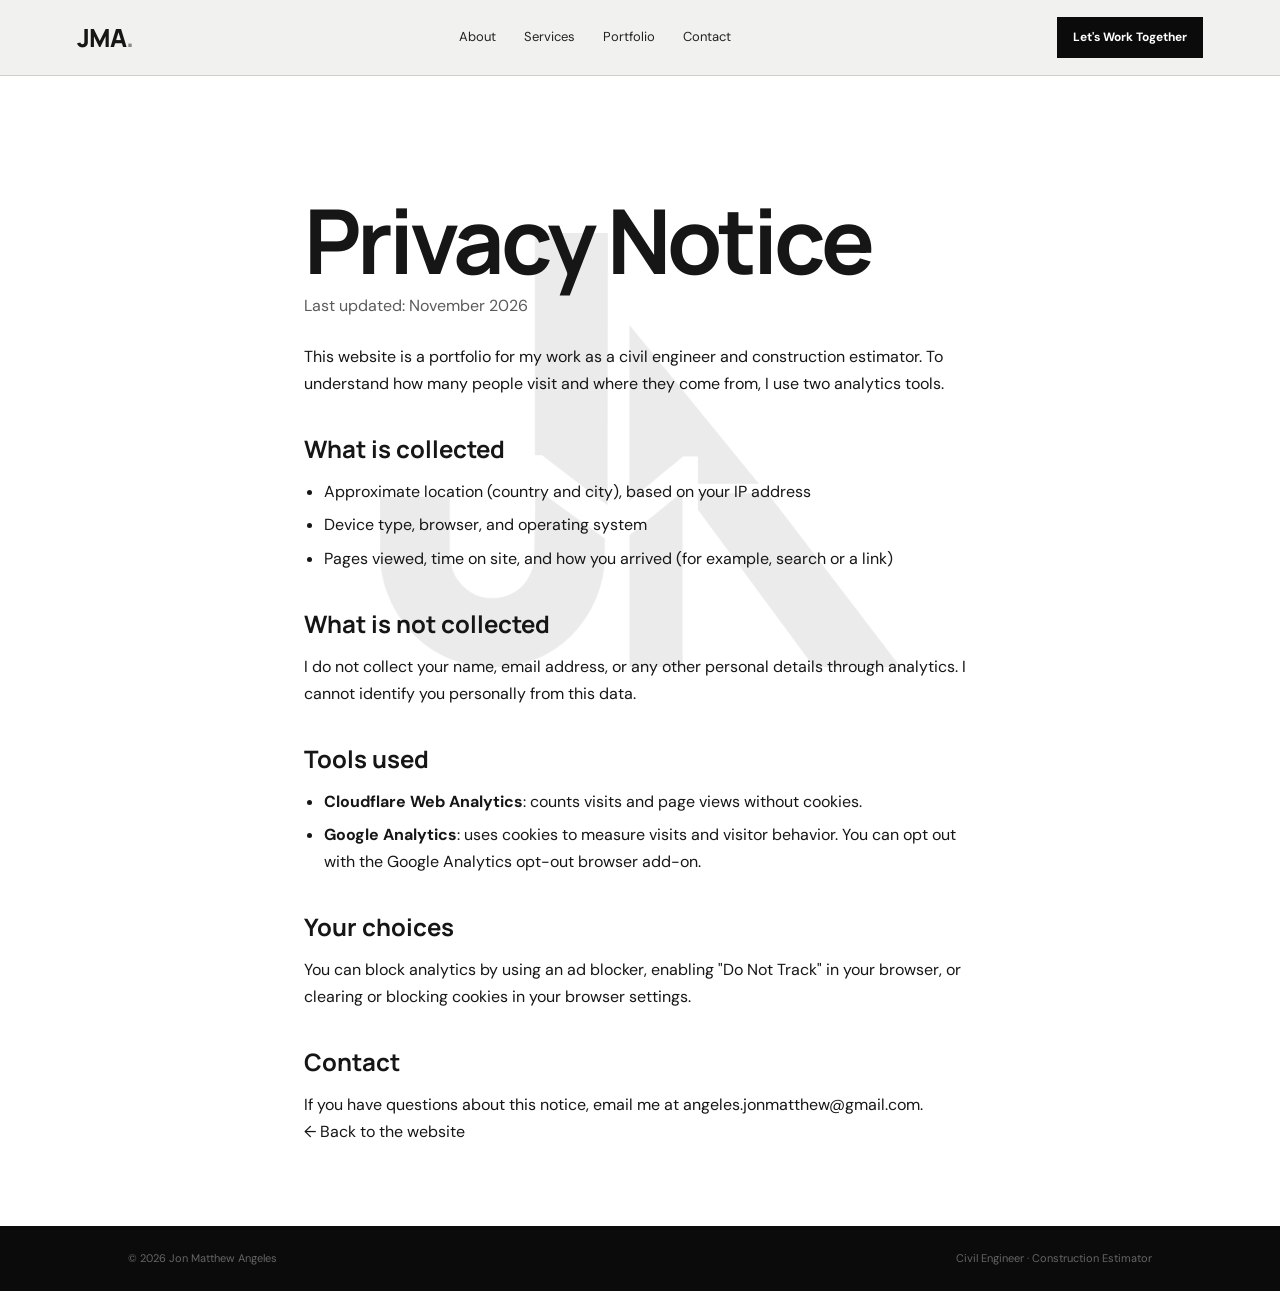
<file: privacy.html>
<!DOCTYPE html>
<html lang="en">
<head>
  <meta charset="UTF-8" />
  <meta name="viewport" content="width=device-width, initial-scale=1.0" />
  <meta name="robots" content="noindex" />
  <title>Privacy Notice | Jon Matthew Angeles</title>
  <link rel="stylesheet" href="styles.css" />

  <style>
    /* Only layout for this page; colors and fonts come from styles.css */
    .privacy {
      max-width: 720px;
      margin: 0 auto;
      padding: 120px 24px 80px;
      line-height: 1.7;
    }
    .privacy h1 { margin-bottom: 8px; }
    .privacy h2 { margin-top: 32px; margin-bottom: 8px; }
    .privacy ul { padding-left: 20px; }
    .privacy li { margin-bottom: 6px; }
    .privacy .updated { opacity: 0.7; margin-bottom: 24px; }
  </style>

  <!-- Cloudflare Web Analytics --><script type='module' src='https://static.cloudflareinsights.com/beacon.min.js' data-cf-beacon='{"token": "0705ee9a9ef7445089d196f34aa83fa5"}'></script><!-- End Cloudflare Web Analytics -->

  <!-- Google tag (gtag.js) -->
  <script async src="https://www.googletagmanager.com/gtag/js?id=G-DNCR7HSWZD"></script>
  <script>
    window.dataLayer = window.dataLayer || [];
    function gtag(){dataLayer.push(arguments);}
    gtag('js', new Date());
    gtag('config', 'G-DNCR7HSWZD');
  </script>
</head>
<body>
  <header class="nav">
    <a class="brand" href="index.html#home">JMA<span>.</span></a>
    <nav style="display:flex;">
      <a href="index.html#about">About</a>
      <a href="index.html#services">Services</a>
      <a href="index.html#portfolio">Portfolio</a>
      <a href="index.html#contact">Contact</a>
    </nav>
    <a class="nav-cta" href="index.html#contact">Let's Work Together</a>
  </header>

  <main class="privacy">
    <h1>Privacy Notice</h1>
    <p class="updated">Last updated: November 2026</p>

    <p>
      This website is a portfolio for my work as a civil engineer and construction estimator.
      To understand how many people visit and where they come from, I use two analytics tools.
    </p>

    <h2>What is collected</h2>
    <ul>
      <li>Approximate location (country and city), based on your IP address</li>
      <li>Device type, browser, and operating system</li>
      <li>Pages viewed, time on site, and how you arrived (for example, search or a link)</li>
    </ul>

    <h2>What is not collected</h2>
    <p>
      I do not collect your name, email address, or any other personal details through analytics.
      I cannot identify you personally from this data.
    </p>

    <h2>Tools used</h2>
    <ul>
      <li>
        <strong>Cloudflare Web Analytics</strong>: counts visits and page views without cookies.
      </li>
      <li>
        <strong>Google Analytics</strong>: uses cookies to measure visits and visitor behavior.
        You can opt out with the
        <a href="https://tools.google.com/dlpage/gaoptout" target="_blank" rel="noopener noreferrer">Google Analytics opt-out browser add-on</a>.
      </li>
    </ul>

    <h2>Your choices</h2>
    <p>
      You can block analytics by using an ad blocker, enabling "Do Not Track" in your browser,
      or clearing or blocking cookies in your browser settings.
    </p>

    <h2>Contact</h2>
    <p>
      If you have questions about this notice, email me at
      <a href="mailto:angeles.jonmatthew@gmail.com">angeles.jonmatthew@gmail.com</a>.
    </p>

    <p><a href="index.html">← Back to the website</a></p>
  </main>

  <footer>
    <span>© 2026 Jon Matthew Angeles</span>
    <span>Civil Engineer · Construction Estimator</span>
  </footer>
</body>
</html>
</file>
<file: styles.css>
@import url('https://fonts.googleapis.com/css2?family=DM+Sans:wght@400;500;600;700&family=Manrope:wght@600;700;800&display=swap');

:root {
  --black: #0b0b0b;
  --ink: #161616;
  --gray: #f1f1ef;
  --mid: #8a8a86;
  --white: #ffffff;
  --line: #d9d9d5;

  /* Compatibility variables for existing sections */
  --border: var(--line);
  --bg: var(--white);
  --muted: #777;
}

* {
  box-sizing: border-box;
  margin: 0;
  padding: 0;
}

html {
  scroll-behavior: smooth;
}

body {
  background: var(--white);
  color: var(--ink);
  font-family: "DM Sans", sans-serif;
  line-height: 1.6;
}

a {
  color: inherit;
  text-decoration: none;
}

h1,
h2,
h3 {
  font-family: "Manrope", sans-serif;
}

/* =========================
   NAVIGATION
========================= */

.nav {
  height: 76px;
  padding: 0 6vw;
  display: flex;
  align-items: center;
  justify-content: space-between;
  border-bottom: 1px solid var(--line);
  position: sticky;
  top: 0;
  background: rgba(255, 255, 255, 0.94);
  backdrop-filter: blur(10px);
  z-index: 10;
}

.brand {
  font: 800 25px "Manrope", sans-serif;
  letter-spacing: -1px;
}

.brand span {
  color: var(--mid);
}

.nav nav {
  display: flex;
  gap: 28px;
  font-size: 13px;
}

.nav nav a:hover {
  color: var(--mid);
}

.nav-cta {
  background: var(--black);
  color: white;
  padding: 11px 16px;
  font-size: 12px;
  font-weight: 700;
}

.menu-toggle {
  display: none;
  background: none;
  border: 0;
  font-size: 26px;
  line-height: 1;
  cursor: pointer;
  color: var(--black);
}

/* =========================
   HERO
========================= */

.hero {
  min-height: 650px;
  background: var(--gray);
  display: grid;
  grid-template-columns: 1.2fr 0.8fr;
  gap: 6vw;
  align-items: center;
  padding: 90px 10vw;
}

.eyebrow {
  font-size: 11px;
  font-weight: 700;
  letter-spacing: 2px;
  color: #666;
  margin-bottom: 18px;
}

h1 {
  font-size: clamp(52px, 7vw, 94px);
  line-height: 0.98;
  letter-spacing: -4px;
  max-width: 900px;
}

h1 span {
  color: #777;
}

.hero-text {
  max-width: 620px;
  font-size: 18px;
  color: #555;
  margin: 28px 0;
}

.buttons {
  display: flex;
  gap: 12px;
}

.button {
  padding: 14px 21px;
  font-size: 13px;
  font-weight: 700;
  border: 1px solid var(--black);
}

.button-dark {
  background: var(--black);
  color: white;
}

.button-light {
  background: transparent;
}

.hero-card {
  min-height: 410px;
  background: #191919;
  color: white;
  padding: 32px;
  display: flex;
  flex-direction: column;
  justify-content: space-between;
  box-shadow: 24px 24px 0 #d4d4d0;
}

.card-top {
  font-size: 11px;
  letter-spacing: 2px;
  color: #aaa;
}

.metric {
  border-top: 1px solid #444;
  padding-top: 14px;
}

.metric span {
  display: block;
  font-size: 9px;
  letter-spacing: 2px;
  color: #999;
}

.metric strong {
  font-size: 13px;
  letter-spacing: 0.5px;
}

/* =========================
   GENERAL SECTIONS
========================= */

.section {
  padding: 110px 10vw;
  display: grid;
  grid-template-columns: 220px 1fr;
  gap: 7vw;
  border-top: 1px solid var(--line);
}

.section-label {
  font-size: 11px;
  font-weight: 700;
  letter-spacing: 2px;
  color: #777;
}

.section h2 {
  font-size: clamp(34px, 4vw, 58px);
  line-height: 1.05;
  letter-spacing: -2px;
  margin-bottom: 30px;
  max-width: 800px;
}

.about p {
  max-width: 760px;
  margin-bottom: 18px;
  color: #555;
  font-size: 17px;
}

/* =========================
   SERVICES / CAPABILITIES
========================= */

.services {
  background: var(--gray);
}

.service-grid {
  display: grid;
  grid-template-columns: repeat(2, 1fr);
  border-top: 1px solid #ccc;
}

.service-grid article {
  padding: 30px 25px 34px 0;
  border-bottom: 1px solid #ccc;
}

.service-grid article:nth-child(odd) {
  border-right: 1px solid #ccc;
  padding-right: 35px;
}

.service-grid article:nth-child(even) {
  padding-left: 35px;
}

.service-grid span {
  font-size: 11px;
  color: #888;
}

.service-grid h3 {
  font-size: 24px;
  margin: 18px 0 8px;
}

.service-grid p {
  color: #666;
  font-size: 14px;
  max-width: 390px;
}

/* =========================
   PORTFOLIO
========================= */

.portfolio-head {
  display: flex;
  justify-content: space-between;
  gap: 40px;
  align-items: end;
}

.portfolio-head p {
  max-width: 370px;
  color: #666;
}

.project-grid {
  display: grid;
  grid-template-columns: repeat(auto-fit, minmax(320px, 1fr));
  gap: 18px;
  margin-top: 35px;
}

.project {
  border: 1px solid var(--line);
  background: #fff;
}

.project-image {
  position: relative;
  height: 360px;
  overflow: hidden;
  background: #f2f2f2;
}

.project-image a {
  position: relative;
  display: block;
  width: 100%;
  height: 100%;
}

.project-image img {
  width: 100%;
  height: 100%;
  object-fit: contain;
  display: block;
  transition: transform 0.25s ease;
}

.project-image a:hover img {
  transform: scale(1.02);
}

.project-info {
  padding: 22px;
}

.project-info p:first-child {
  font-size: 9px;
  letter-spacing: 1.7px;
  color: #888;
}

.project-info h3 {
  font-size: 22px;
  margin: 9px 0;
}

.project-info p:last-of-type {
  color: #666;
  font-size: 13px;
}

.project-scope {
  margin-top: 14px;
  color: #555;
  font-size: 12px;
  line-height: 1.6;
}

.project-scope strong {
  color: #222;
  font-weight: 700;
}

.project-tags {
  display: flex;
  flex-wrap: wrap;
  gap: 8px;
  margin-top: 18px;
}

.project-tags span {
  border: 1px solid var(--line);
  padding: 6px 9px;
  font-size: 9px;
  font-weight: 700;
  letter-spacing: 1px;
  color: #666;
  background: #fff;
}

.project-gallery {
  display: grid;
  grid-template-columns: repeat(2, 1fr);
  gap: 12px;
  margin-top: 12px;
}

.project-gallery a {
  position: relative;
  display: block;
  width: 100%;
  height: 100%;
}

.project-gallery img {
  width: 100%;
  height: 240px;
  object-fit: contain;
  display: block;
  background: #f2f2f2;
  transition: transform 0.25s ease;
}

.project-gallery a:hover img {
  transform: scale(1.02);
}

.project-image .image-hint {
  position: absolute;
  bottom: 12px;
  right: 12px;
  display: block;
  padding: 7px 10px;
  border: 0;
  background: #111 !important;
  color: #fff !important;
  font-family: "DM Sans", sans-serif;
  font-size: 10px;
  line-height: 1;
  letter-spacing: 0.8px;
  font-weight: 600;
  white-space: nowrap;
  opacity: 0;
  transition: opacity 0.2s ease;
  z-index: 10;
}

.project-image a:hover .image-hint {
  opacity: 1;
}

.note {
  margin-top: 22px;
  color: #999;
  font-size: 12px;
}

/* Portfolio sub-sections (Others/Local, Mock-up) */
.portfolio-subsection {
  grid-column: 1 / -1;
  width: 100%;
  margin-top: 55px;
}

.portfolio-subsection:first-of-type {
  margin-top: 40px;
}

.portfolio-subhead {
  display: flex;
  align-items: baseline;
  gap: 18px;
  margin-bottom: 22px;
  padding-bottom: 16px;
  border-bottom: 1px solid var(--line);
}

.portfolio-subhead h3 {
  font-family: "Manrope", sans-serif;
  font-size: 21px;
  letter-spacing: -0.5px;
  white-space: nowrap;
}

.portfolio-subhead p {
  margin: 0;
  color: #888;
  font-size: 13px;
  max-width: 480px;
}

/* Placeholder / "coming soon" project card */
.project-placeholder {
  border: 1px dashed var(--line);
  background: #fafaf9;
}

.project-image-placeholder {
  display: flex;
  align-items: center;
  justify-content: center;
  background: #f2f2f0;
}

.placeholder-label {
  font-size: 11px;
  font-weight: 700;
  letter-spacing: 2px;
  color: #aaa;
}

.project-placeholder .project-info h3 {
  color: #999;
}

.project-placeholder .project-info p {
  color: #aaa;
}

@media (max-width: 700px) {
  .portfolio-subhead {
    flex-direction: column;
    align-items: flex-start;
    gap: 6px;
  }
}

/* =========================
   EXPERIENCE
========================= */

.experience {
  background: #111;
  color: white;
  border-top: 0;
}

.experience .section-label {
  color: #777;
}

.timeline-item {
  display: grid;
  grid-template-columns: 160px 1fr;
  gap: 35px;
  padding: 30px 0;
  border-top: 1px solid #333;
}

.timeline-item span {
  color: #777;
  font-size: 11px;
  letter-spacing: 1px;
}

.timeline-item h3 {
  font-size: 24px;
}

.timeline-item div p {
  color: #aaa;
  margin-top: 5px;
  font-size: 14px;
}

.timeline-item div > p:last-child {
  text-align: justify;
  text-justify: inter-word;
  line-height: 1.7;
}

/* =========================
   WHAT I CAN SUPPORT
========================= */

.capabilities-grid {
  display: grid;
  grid-template-columns: repeat(3, 1fr);
  gap: 1px;
  margin-top: 40px;
  border: 1px solid var(--border);
  background: var(--border);
}

.capability {
  background: var(--bg);
  padding: 32px;
  min-height: 230px;
}

.capability span {
  display: block;
  font-size: 12px;
  letter-spacing: 0.12em;
  color: var(--muted);
  margin-bottom: 35px;
}

.capability h3 {
  font-size: 15px;
  letter-spacing: 0.08em;
  margin-bottom: 16px;
}

.capability p {
  color: var(--muted);
  line-height: 1.7;
  margin: 0;
}

/* =========================================
   TOOLS — SIMPLE VISUAL GRID
========================================= */

.tools {
  background: #f1f1ef;
}

.tools-content {
  width: 100%;
}

.tools-intro {
  max-width: 700px;
  margin-bottom: 38px;
}

.tools-kicker {
  margin-bottom: 10px;
  font-size: 10px;
  font-weight: 700;
  letter-spacing: 2px;
  color: #888;
}

.tools-intro h2 {
  margin-bottom: 14px;
}

.tools-intro > p:last-child {
  margin: 0;
  color: #666;
  font-size: 14px;
  line-height: 1.6;
}

/* Software grid */
.tools-grid {
  display: grid;
  grid-template-columns: repeat(3, minmax(0, 1fr));
  gap: 14px;
}

.tool-card {
  min-height: 185px;
  padding: 24px;
  display: flex;
  flex-direction: column;
  justify-content: space-between;
  background: #fff;
  border: 1px solid #d2d2cd;
  transition: transform 0.2s ease, box-shadow 0.2s ease;
}

.tool-card:hover {
  transform: translateY(-3px);
  box-shadow: 0 8px 18px rgba(0, 0, 0, 0.06);
}

.tool-mark {
  width: 86px;
  height: 86px;
  display: flex;
  align-items: center;
  justify-content: center;
  padding: 10px;
  border: 1px solid #d6d6d1;
  background: #fafaf8;
}

.tool-mark img {
  width: 100%;
  height: 100%;
  object-fit: contain;
  display: block;
}

.tool-card h3 {
  margin-top: 20px;
  font-size: 14px;
  line-height: 1.2;
  letter-spacing: 0.5px;
}

.tool-status {
  display: inline-block;
  width: fit-content;
  margin-top: 10px;
  padding: 4px 6px;
  border: 1px solid #d0d0ca;
  color: #777;
  font-size: 8px;
  font-weight: 700;
  letter-spacing: 1px;
}

/* Tablet */
@media (max-width: 900px) {
  .tools-grid {
    grid-template-columns: repeat(2, minmax(0, 1fr));
  }
}

/* Mobile */
@media (max-width: 700px) {
  .tools-intro {
    margin-bottom: 28px;
  }

  .tools-grid {
    grid-template-columns: 1fr;
  }

  .tool-card {
    min-height: 165px;
  }

  .tool-mark {
    width: 78px;
    height: 78px;
  }
}
/* =========================
   CONTACT
========================= */

.contact {
  background: var(--black);
  color: white;
  padding: 100px 10vw;
  display: flex;
  justify-content: space-between;
  gap: 50px;
  align-items: end;
}

.contact h2 {
  font-size: clamp(42px, 6vw, 80px);
  line-height: 0.98;
  letter-spacing: -3px;
  max-width: 750px;
}

.contact .eyebrow {
  color: #888;
}

.contact > div:first-child p:last-child {
  color: #aaa;
  max-width: 650px;
  margin-top: 25px;
}

.contact-links {
  display: flex;
  flex-direction: column;
  gap: 0;
  min-width: 320px;
}

.contact-links a {
  display: flex;
  flex-direction: column;
  gap: 4px;
  padding: 18px 0;
  border-bottom: 1px solid #444;
  color: #ddd;
  transition: all 0.2s ease;
}

.contact-links a:first-child {
  border-top: 1px solid #444;
}

.contact-links a:hover {
  color: #fff;
  padding-left: 8px;
}

.contact-label {
  font-size: 9px;
  letter-spacing: 2px;
  font-weight: 700;
  color: #777;
}

.contact-value {
  font-size: 14px;
  color: #ddd;
}

.contact-links a:hover .contact-value {
  color: #fff;
}

/* =========================
   FOOTER
========================= */

footer {
  background: #080808;
  color: #666;
  padding: 24px 10vw;
  display: flex;
  justify-content: space-between;
  font-size: 11px;
}

/* =========================
   MOBILE NAVIGATION
========================= */

@media (max-width: 900px) {
  .nav nav {
    display: none;
  }

  .menu-toggle {
    display: block;
  }

  .nav-cta {
    display: none;
  }

  .nav nav.mobile-open {
    display: flex;
    position: absolute;
    top: 76px;
    left: 0;
    right: 0;
    flex-direction: column;
    gap: 0;
    padding: 10px 7vw 18px;
    background: rgba(255, 255, 255, 0.98);
    border-bottom: 1px solid var(--line);
    backdrop-filter: blur(10px);
  }

  .nav nav.mobile-open a {
    padding: 14px 0;
    border-bottom: 1px solid var(--line);
    font-size: 13px;
  }

  .nav nav.mobile-open a:last-child {
    border-bottom: 0;
  }
}

/* =========================
   TABLET / MOBILE
========================= */

@media (max-width: 900px) {
  .hero {
    grid-template-columns: 1fr;
    padding: 75px 7vw;
  }

  .hero-card {
    max-width: 600px;
    width: 100%;
  }

  .section {
    grid-template-columns: 1fr;
    padding: 80px 7vw;
    gap: 35px;
  }

  .project-grid {
    grid-template-columns: 1fr;
  }

  .portfolio-head,
  .contact {
    flex-direction: column;
    align-items: start;
  }

  .contact {
    padding: 80px 7vw;
  }

  .cv-section {
    grid-template-columns: 1fr;
    gap: 35px;
  }

  footer {
    padding: 24px 7vw;
    gap: 20px;
    flex-direction: column;
  }
}

@media (max-width: 700px) {
  .hero {
    padding: 70px 7vw;
    min-height: auto;
  }

  h1 {
    font-size: clamp(44px, 13vw, 68px);
    letter-spacing: -2px;
  }

  .hero-text {
    font-size: 16px;
  }

  .buttons {
    flex-direction: column;
    align-items: stretch;
  }

  .button {
    text-align: center;
    width: 100%;
  }

  .hero-card {
    min-height: 340px;
    padding: 26px;
    box-shadow: 14px 14px 0 #d4d4d0;
  }

  .section {
    padding: 75px 7vw;
    gap: 28px;
  }

  .section-label {
    margin-bottom: 0;
  }

  .portfolio-head {
    gap: 20px;
  }

  .project-image {
    height: 300px;
  }

  .project-info {
    padding: 20px;
  }

  .project-gallery {
    grid-template-columns: 1fr;
  }

  .project-gallery img {
    height: 300px;
  }

  .capabilities-grid {
    grid-template-columns: 1fr;
  }

  .capability {
    padding: 26px;
    min-height: auto;
  }

  .cv-section .section-content {
    max-width: 100%;
  }

  .download-btn {
    width: 100%;
    justify-content: center;
  }

  .contact {
    padding: 75px 7vw;
  }

  .contact-links {
    width: 100%;
    min-width: 0;
  }

  .contact-value {
    overflow-wrap: anywhere;
  }

  .image-hint {
    opacity: 1;
  }
}

@media (max-width: 560px) {
  .service-grid {
    grid-template-columns: 1fr;
  }

  .service-grid article:nth-child(odd),
  .service-grid article:nth-child(even) {
    border-right: 0;
    padding-left: 0;
    padding-right: 0;
  }

  .timeline-item {
    grid-template-columns: 1fr;
    gap: 8px;
  }
}
```
/* =========================
   CONTACT FINAL OVERRIDE
========================= */

section.contact {
  background-color: #0b0b0b !important;
  color: #ffffff !important;
  border-top: 0 !important;
}

section.contact h2 {
  color: #ffffff !important;
}

section.contact > div:first-child p:last-child {
  color: #aaaaaa !important;
}

section.contact .eyebrow {
  color: #888888 !important;
}

section.contact .contact-links a {
  color: #dddddd !important;
  border-color: #444444 !important;
}

section.contact .contact-label {
  color: #777777 !important;
}

section.contact .contact-value {
  color: #dddddd !important;
}

section.contact .contact-links a:hover,
section.contact .contact-links a:hover .contact-value {
  color: #ffffff !important;
}
.tools {
  background-color: #f1f1ef !important;
}

section.contact {
  background-color: #0b0b0b !important;
  color: #ffffff !important;
  min-height: 420px;
}

section.contact h2,
section.contact p,
section.contact .eyebrow {
  color: #ffffff !important;
}

section.contact > div:first-child p:last-child {
  color: #aaaaaa !important;
}

section.contact .contact-value {
  color: #dddddd !important;
}

section.contact .contact-label {
  color: #888888 !important;
}

section.contact .contact-links a {
  color: #dddddd !important;
  border-color: #444444 !important;
}
/* Final section backgrounds */
section.tools {
  background-color: #f1f1ef !important;
}

section.contact {
  background-color: #0b0b0b !important;
  color: #ffffff !important;
}

section.contact h2 {
  color: #ffffff !important;
}

section.contact > div:first-child p:last-child {
  color: #aaaaaa !important;
}

section.contact .eyebrow {
  color: #888888 !important;
}
/* Header visual contrast */
.nav {
  background: #f1f1ef;
  border-bottom: 1px solid #d0d0cc;
}

.nav nav a {
  color: #222;
}

.nav nav a:hover {
  color: #777;
}
/* Hero background */
.hero {
  background: #f1f1ef;
}
/* Hero buttons */
.buttons .button {
  display: inline-flex;
  align-items: center;
  justify-content: center;
  min-height: 44px;
  cursor: pointer;
}

.buttons .button-dark {
  background-color: #0b0b0b !important;
  color: #ffffff !important;
  border: 1px solid #0b0b0b !important;
}

.buttons .button-light {
  background-color: transparent;
  color: #0b0b0b;
  border: 1px solid #0b0b0b;
}

.buttons .button-dark:hover {
  background-color: #333 !important;
}

.buttons .button-light:hover {
  background-color: #0b0b0b;
  color: #ffffff;
}
/* Hero spacing refinement */
.hero {
  min-height: 560px;
  padding-top: 70px;
  padding-bottom: 70px;
}
.hero-text {
  margin-bottom: 22px;
}
/* Navigation refinement */
.nav {
  border-bottom: 1px solid #cfcfca;
}

.nav nav a {
  position: relative;
  padding: 6px 0;
  transition: color 0.2s ease;
}

.nav nav a::after {
  content: "";
  position: absolute;
  left: 0;
  bottom: 0;
  width: 0;
  height: 1px;
  background: #0b0b0b;
  transition: width 0.2s ease;
}

.nav nav a:hover::after {
  width: 100%;
}
/* Hero profile */
.hero-profile {
  display: flex;
  flex-direction: column;
  gap: 6px;
}

.hero-profile strong {
  display: block;
  font-size: 17px;
  line-height: 1.2;
  letter-spacing: 0.2px;
}

.hero-profile span {
  display: block;
  font-size: 13px;
  color: #aaa;
}
/* Portfolio header refinement */
.portfolio-head {
  display: block;
}

.portfolio-head h2 {
  margin: 0 0 18px;
  max-width: 700px;
}

.portfolio-head p {
  max-width: 620px;
  margin: 0;
  color: #666;
  font-size: 14px;
  line-height: 1.7;
}
.project-gallery-primary {
  margin-top: 10px;
  grid-template-columns: repeat(2, 1fr);
  gap: 8px;
}

.project-gallery-primary img {
  height: 150px;
  background: #f2f2f2;
}

/* About portrait */
.about-content {
  display: grid;
  grid-template-columns: minmax(0, 1fr) 280px;
  gap: 60px;
  align-items: center;
}

.about-text {
  max-width: 760px;
}

.about-photo {
  width: 280px;
  justify-self: end;
}

.about-photo img {
  display: block;
  width: 100%;
  aspect-ratio: 4 / 5;
  object-fit: cover;
  filter: grayscale(15%);
  background: #f1f1ef;
}

/* Mobile */
@media (max-width: 700px) {
  .about-content {
    grid-template-columns: 1fr;
    gap: 35px;
  }

  .about-photo {
    width: min(280px, 100%);
    justify-self: start;
  }
}
/* About section refinement */
.about-content {
  display: grid;
  grid-template-columns: minmax(0, 1fr) 330px;
  gap: 45px;
  align-items: center;
}

.about-text {
  max-width: 720px;
}

.about-photo {
  width: 330px;
  justify-self: end;
}

.about-photo img {
  display: block;
  width: 100%;
  aspect-ratio: 4 / 5;
  object-fit: cover;
  background: #f1f1ef;
  filter: grayscale(8%);
}

@media (max-width: 900px) {
  .about-content {
    grid-template-columns: 1fr 280px;
    gap: 30px;
  }

  .about-photo {
    width: 280px;
  }
}

@media (max-width: 700px) {
  .about-content {
    grid-template-columns: 1fr;
    gap: 35px;
  }

  .about-photo {
    width: min(280px, 100%);
    justify-self: start;
  }
}
.about-photo {
  width: 330px;
  justify-self: end;
  border: 1px solid #d9d9d5;
  padding: 8px;
  background: #f1f1ef;
}
/* Capabilities visual refinement */
.service-grid {
  gap: 0;
}

.service-grid article {
  min-height: 220px;
  padding: 32px 30px 36px 0;
  transition: background 0.2s ease;
}

.service-grid article:hover {
  background: rgba(255, 255, 255, 0.45);
}

.service-grid article:nth-child(even) {
  padding-left: 30px;
}

.service-grid span {
  display: block;
  font-size: 10px;
  letter-spacing: 2px;
  color: #888;
  margin-bottom: 30px;
}

.service-grid h3 {
  font-size: 22px;
  margin: 0 0 12px;
}

.service-grid p {
  font-size: 13px;
  line-height: 1.7;
  color: #666;
}

/* =========================================
   CAPABILITIES — CONSTRUCTION STYLE
========================================= */

.service-grid {
  display: grid;
  grid-template-columns: repeat(2, 1fr);
  gap: 1px;
  margin-top: 10px;
  background: transparent;
  border: 1px solid #cfcfca;
}

.service-card {
  position: relative;
  min-height: 215px;
  padding: 26px 28px 28px;
  background: #f8f8f6;
  overflow: hidden;
  display: flex;
  flex-direction: column;
  justify-content: space-between;
  transition:
    background 0.25s ease,
    color 0.25s ease,
    transform 0.25s ease;
}

/* Subtle drafting/grid background */
.service-card::before {
  content: "";
  position: absolute;
  inset: 0;
  opacity: 0.45;
  background:
    linear-gradient(to right, transparent 49.5%, #deded9 49.5%, #deded9 50.5%, transparent 50.5%),
    linear-gradient(to bottom, transparent 49.5%, #deded9 49.5%, #deded9 50.5%, transparent 50.5%);
  background-size: 100% 100%, 100% 100%;
  pointer-events: none;
}

/* Large background number */
.service-card::after {
  content: attr(data-number);
  position: absolute;
  right: 18px;
  bottom: -12px;
  font-family: "Manrope", sans-serif;
  font-size: 95px;
  font-weight: 800;
  line-height: 1;
  letter-spacing: -8px;
  color: #e9e9e5;
  pointer-events: none;
}

/* Content stays above graphics */
.service-card > * {
  position: relative;
  z-index: 2;
}

.service-top {
  display: flex;
  align-items: flex-start;
  justify-content: space-between;
}

.service-number {
  font-size: 10px;
  font-weight: 700;
  letter-spacing: 2px;
  color: #777;
}

.service-icon {
  width: 48px;
  height: 48px;
  display: flex;
  align-items: center;
  justify-content: center;
  border: 1px solid #c6c6c1;
  background: rgba(255,255,255,0.65);
}

.service-icon svg {
  width: 27px;
  height: 27px;
  stroke: #111;
  stroke-width: 1.5;
  stroke-linecap: round;
  stroke-linejoin: round;
}

.service-card h3 {
  margin: 0 0 10px;
  max-width: 420px;
  font-size: 24px;
  line-height: 1.15;
  letter-spacing: -0.5px;
}

.service-card p {
  max-width: 430px;
  margin: 0;
  color: #666;
  font-size: 13px;
  line-height: 1.7;
}

/* Accent line */
.service-card h3::before {
  content: "";
  display: block;
  width: 34px;
  height: 2px;
  margin-bottom: 12px;
  background: #111;
}

/* Hover */
.service-card {
  transition: transform 0.2s ease, box-shadow 0.2s ease, border-color 0.2s ease;
}

.service-card:hover {
  background: #ffffff;
  transform: translateY(-3px);
  box-shadow: 0 8px 20px rgba(0, 0, 0, 0.06);
}

.service-card:hover .service-icon {
  border-color: #111;
}

.service-card:hover::after {
  color: #deded9;
}

/* Mobile */
@media (max-width: 700px) {
  .service-grid {
    grid-template-columns: 1fr;
  }

  .service-card {
    min-height: 220px;
  }

  .service-card::after {
    font-size: 105px;
  }
}
/* About section - mobile refinement */
@media (max-width: 700px) {
  .about-text p {
    text-align: justify;
    text-justify: inter-word;
    line-height: 1.75;
  }

  .about-photo {
    justify-self: center;
    margin: 0 auto;
  }
}
/* =========================
   ESTIMATING PORTFOLIO GRID
========================= */

.portfolio {
  grid-template-columns: 150px minmax(0, 1fr);
  gap: 4vw;
}

.portfolio-head {
  grid-column: 2;
  display: block;
}

.portfolio-head h2 {
  margin: 0 0 18px;
  max-width: 700px;
}

.portfolio-head p {
  max-width: 620px;
  margin: 0;
}

.portfolio .project-grid {
  grid-column: 1 / -1;
  width: 100%;
  display: grid;
  grid-template-columns: repeat(4, minmax(0, 1fr));
  gap: 16px;
  margin-top: 45px;
}

@media (max-width: 1200px) {
  .portfolio .project-grid {
    grid-template-columns: repeat(2, minmax(0, 1fr));
  }
}

@media (max-width: 700px) {
  .portfolio {
    grid-template-columns: 1fr;
    gap: 28px;
  }

  .portfolio-head {
    grid-column: 1;
  }

  .portfolio .project-grid {
    grid-column: 1;
    grid-template-columns: 1fr;
    gap: 20px;
    margin-top: 35px;
  }
}
/* =========================================
   PROJECT IMAGE + SUPPORTING THUMBNAILS
========================================= */

.project-image-with-gallery {
  position: relative;
}

.project-image-with-gallery > a:first-child {
  display: block;
  width: 100%;
  height: 100%;
}

.project-gallery-primary {
  position: absolute;
  left: 12px;
  bottom: 12px;
  z-index: 4;

  display: flex;
  gap: 8px;

  margin: 0;
  padding: 0;
}

.project-gallery-primary a {
  display: block;
  width: 72px;
  height: 72px;

  border: 2px solid #ffffff;
  background: #f2f2f2;
  box-shadow: 0 4px 12px rgba(0, 0, 0, 0.15);
}

.project-gallery-primary img {
  width: 100%;
  height: 100%;
  object-fit: contain;
  display: block;
  background: #f2f2f2;
}

.project-gallery-primary a:hover {
  transform: translateY(-3px);
}

/* Make sure project descriptions start at the same height */
.project {
  display: flex;
  flex-direction: column;
}

.project-info {
  flex: 1;
}

/* Mobile */
@media (max-width: 700px) {
  .project-gallery-primary {
    left: 10px;
    bottom: 10px;
    gap: 6px;
  }

  .project-gallery-primary a {
    width: 64px;
    height: 64px;
  }
}
/* Keep estimating projects aligned in one row */
.portfolio .project-grid {
  align-items: start;
}

.portfolio .project {
  min-width: 0;
  height: 100%;
}

.portfolio .project-image {
  height: 300px;
}

.portfolio .project-info {
  min-height: 250px;
}

.portfolio .project-gallery-primary {
  position: absolute;
}
/* Justify main project descriptions */
.project-info > p:nth-of-type(2) {
  text-align: justify;
  text-justify: inter-word;
  line-height: 1.7;
}

@media (max-width: 700px) {
  .project-info > p:nth-of-type(2) {
    text-align: justify;
    text-justify: inter-word;
    line-height: 1.75;
  }
}
/* =========================================
   WHAT I CAN SUPPORT
========================================= */

.capabilities {
  background: #ffffff;
}

.support-content {
  width: 100%;
}

.support-intro {
  max-width: 760px;
  margin-bottom: 45px;
}

.support-kicker {
  margin-bottom: 12px;
  font-size: 10px;
  font-weight: 700;
  letter-spacing: 2px;
  color: #888;
}

.support-intro h2 {
  margin-bottom: 18px;
}

.support-intro > p:last-child {
  max-width: 650px;
  margin: 0;
  color: #666;
  font-size: 14px;
  line-height: 1.75;
}

.support-flow {
  position: relative;
  display: grid;
  grid-template-columns: repeat(3, minmax(0, 1fr));
  gap: 1px;
  background: var(--line);
  border: 1px solid var(--line);
}

/* Connecting line */
.support-flow::before {
  content: "";
  position: absolute;
  top: 56px;
  left: 14%;
  right: 14%;
  height: 1px;
  background: #c8c8c3;
  z-index: 0;
}

.support-card {
  position: relative;
  min-height: 290px;
  padding: 28px;
  background: #f8f8f6;
  z-index: 1;
  transition:
    transform 0.2s ease,
    background 0.2s ease,
    box-shadow 0.2s ease;
}

.support-card:hover {
  background: #ffffff;
  transform: translateY(-3px);
  box-shadow: 0 10px 24px rgba(0, 0, 0, 0.06);
}

.support-top {
  position: relative;
  display: flex;
  align-items: flex-start;
  justify-content: space-between;
  margin-bottom: 58px;
}

.support-number {
  font-family: "Manrope", sans-serif;
  font-size: 34px;
  line-height: 1;
  font-weight: 800;
  letter-spacing: -2px;
  color: #c9c9c4;
}

.support-icon {
  width: 48px;
  height: 48px;
  display: flex;
  align-items: center;
  justify-content: center;
  border: 1px solid #c8c8c3;
  background: #ffffff;
}

.support-icon svg {
  width: 28px;
  height: 28px;
  stroke: #111;
  stroke-width: 1.5;
  stroke-linecap: round;
  stroke-linejoin: round;
}

.support-card h3 {
  max-width: 300px;
  margin-bottom: 18px;
  font-size: 18px;
  line-height: 1.2;
  letter-spacing: 0.2px;
}

.support-list {
  display: grid;
  gap: 8px;
}

.support-list span {
  position: relative;
  padding-left: 15px;
  color: #666;
  font-size: 12px;
  line-height: 1.5;
}

.support-list span::before {
  content: "";
  position: absolute;
  left: 0;
  top: 0.65em;
  width: 5px;
  height: 5px;
  border: 1px solid #888;
  transform: translateY(-50%);
}

/* Tablet */
@media (max-width: 900px) {
  .support-flow {
    grid-template-columns: 1fr;
  }

  .support-flow::before {
    display: none;
  }

  .support-card {
    min-height: auto;
  }
}

/* Mobile */
@media (max-width: 700px) {
  .support-intro {
    margin-bottom: 30px;
  }

  .support-card {
    padding: 24px;
  }

  .support-top {
    margin-bottom: 42px;
  }

  .support-number {
    font-size: 30px;
  }
}
/* =========================================
   CV SECTION — REFINED
========================================= */

.cv-section {
  background: #ffffff;
}

.cv-content {
  display: grid;
  grid-template-columns: minmax(0, 1fr) 330px;
  gap: 70px;
  align-items: center;
  width: 100%;
}

.cv-copy {
  max-width: 680px;
}

/* Aligned with the CV section content */
.cv-kicker {
  margin: 0 0 12px;
  font-size: 10px;
  font-weight: 700;
  letter-spacing: 2px;
  color: #888;
}

.cv-copy h2 {
  margin: 0 0 18px;
}

.cv-description {
  max-width: 600px;
  margin: 0 0 28px;
  color: #666;
  font-size: 15px;
  line-height: 1.75;
}

/* CV download button */
.download-btn {
  position: relative;
  display: inline-flex;
  align-items: center;
  gap: 14px;
  min-width: 260px;
  padding: 14px 16px;
  border: 1px solid #111;
  background: #111;
  color: #fff;
  text-decoration: none;
  transition:
    transform 0.2s ease,
    background 0.2s ease,
    box-shadow 0.2s ease;
}

.download-btn:hover {
  background: #222;
  color: #fff;
  transform: translateY(-3px);
  box-shadow: 8px 8px 0 #d4d4d0;
}

.download-icon {
  width: 38px;
  height: 38px;
  flex: 0 0 38px;
  display: flex;
  align-items: center;
  justify-content: center;
  border: 1px solid #555;
  background: #191919;
}

.download-icon svg {
  width: 19px;
  height: 19px;
  stroke: #fff;
  stroke-width: 1.7;
  stroke-linecap: round;
  stroke-linejoin: round;
}

.download-text {
  display: flex;
  flex-direction: column;
  gap: 2px;
  flex: 1;
}

.download-text strong {
  font-size: 12px;
  font-weight: 700;
  letter-spacing: 0.5px;
}

.download-text small {
  font-size: 9px;
  color: #999;
  letter-spacing: 1px;
}

.download-arrow {
  width: 24px;
  height: 24px;
  display: flex;
  align-items: center;
  justify-content: center;
}

.download-arrow svg {
  width: 20px;
  height: 20px;
  stroke: #fff;
  stroke-width: 1.6;
  stroke-linecap: round;
  stroke-linejoin: round;
}

/* CV visual card */

.cv-card {
  position: relative;
  min-height: 340px;
  padding: 28px;
  background: #111;
  color: #fff;
  overflow: hidden;
  box-shadow: 16px 16px 0 #d4d4d0;
}

.cv-card::before {
  content: "";
  position: absolute;
  inset: 0;
  opacity: 0.12;
  background:
    linear-gradient(
      to right,
      transparent 49.5%,
      #777 49.5%,
      #777 50.5%,
      transparent 50.5%
    ),
    linear-gradient(
      to bottom,
      transparent 49.5%,
      #777 49.5%,
      #777 50.5%,
      transparent 50.5%
    );
  pointer-events: none;
}

.cv-card::after {
  content: "CV";
  position: absolute;
  right: -15px;
  bottom: -42px;
  font-family: "Manrope", sans-serif;
  font-size: 170px;
  font-weight: 800;
  line-height: 1;
  color: #1b1b1b;
  letter-spacing: -12px;
  pointer-events: none;
}

.cv-card > * {
  position: relative;
  z-index: 2;
}

.cv-card-top {
  display: flex;
  justify-content: space-between;
  align-items: center;
  font-size: 9px;
  letter-spacing: 2px;
  color: #888;
}

.cv-card-main {
  margin-top: 65px;
}

.cv-initials {
  width: 54px;
  height: 54px;
  display: flex;
  align-items: center;
  justify-content: center;
  margin-bottom: 22px;
  border: 1px solid #555;
  font-size: 13px;
  font-weight: 700;
  letter-spacing: 1px;
}

.cv-card-main h3 {
  margin: 0 0 8px;
  font-size: 22px;
  line-height: 1.08;
  letter-spacing: 0.5px;
}

.cv-card-main p {
  margin: 0;
  font-size: 13px;
  color: #aaa;
}

.cv-card-bottom {
  position: absolute;
  left: 28px;
  right: 28px;
  bottom: 24px;
  display: flex;
  flex-wrap: wrap;
  gap: 7px;
}

.cv-card-bottom span {
  padding: 5px 7px;
  border: 1px solid #444;
  font-size: 8px;
  letter-spacing: 1px;
  color: #aaa;
}

/* Responsive */
@media (max-width: 900px) {
  .cv-content {
    grid-template-columns: 1fr;
    gap: 45px;
  }

  .cv-card {
    width: min(360px, 100%);
    justify-self: start;
  }
}

@media (max-width: 700px) {
  .cv-card {
    min-height: 320px;
    padding: 24px;
    box-shadow: 10px 10px 0 #d4d4d0;
  }

  .cv-card-main {
    margin-top: 55px;
  }

  .cv-card-bottom {
    left: 24px;
    right: 24px;
    bottom: 20px;
  }

  .download-btn {
    width: 100%;
  }
}
body {
  background: transparent;
}

body {
  background-image:
    linear-gradient(
      rgba(255, 255, 255, 0.92),
      rgba(255, 255, 255, 0.92)
    ),
    url("jma-logo-1.png");

  /* Prevent the logo from becoming enormous */
  background-size: auto, 520px auto;

  /* Center the logo in the viewport */
  background-position: center, center;

  /* Keep the logo frozen while scrolling */
  background-attachment: fixed, fixed;

  background-repeat: no-repeat, no-repeat;
}

/* =========================================
   LIGHT SECTIONS
   Allow the logo to show through
========================================= */

.hero,
.services,
.portfolio,
.capabilities,
.tools,
.cv-section {
  background-color: transparent !important;
}

/* =========================================
   DARK SECTIONS
   Hide the watermark
========================================= */

.experience,
.contact,
footer {
  background-color: #0b0b0b !important;
}

/* =========================================
   MOBILE
========================================= */

@media (max-width: 768px) {

  body {
    background-image: none;
  }

  body::before {
    content: "";
    position: fixed;
    top: 50%;
    left: 50%;
    width: 280px;
    height: 280px;

    transform: translate(-50%, -50%);

    background-image: url("jma-logo-1.png");
    background-size: contain;
    background-position: center;
    background-repeat: no-repeat;

    opacity: 0.08;

    pointer-events: none;
    z-index: 0;
  }

  body > * {
    position: relative;
    z-index: 1;
  }

}

/* =========================
   FULL-SCREEN IMAGE VIEWER
========================= */

.project-image img,
.lightbox-img {
  -webkit-user-select: none;
  user-select: none;
  -webkit-touch-callout: none;   /* iOS: no long-press save menu */
  -webkit-user-drag: none;
}

html.lightbox-open,
html.lightbox-open body {
  overflow: hidden;
  overscroll-behavior: none;
}

/* "body > .lightbox" outranks the mobile "body > *" rule above */
#lightbox {
  position: fixed;
  top: 0;
  right: 0;
  bottom: 0;
  left: 0;
  z-index: 99999;
  display: flex;
  align-items: center;
  justify-content: center;
  background: rgba(0, 0, 0, 0.94);
}

#lightbox[hidden] {
  display: none;
}

.lightbox-stage {
  width: 100%;
  height: 100%;
  display: flex;
  align-items: center;
  justify-content: center;
  padding: 64px 16px;
  box-sizing: border-box;
}

.lightbox-img {
  max-width: 100%;
  max-height: 100%;
  object-fit: contain;
  pointer-events: none;          /* blocks right-click / long-press on the image itself */
  background: #fff;
}

.lightbox-close,
.lightbox-nav {
  position: absolute;
  z-index: 2;
  display: flex;
  align-items: center;
  justify-content: center;
  border: 1px solid rgba(255, 255, 255, 0.35);
  background: rgba(20, 20, 20, 0.75);
  color: #fff;
  font-family: "DM Sans", sans-serif;
  cursor: pointer;
  -webkit-tap-highlight-color: transparent;
  transition: background 0.2s ease;
}

.lightbox-close:hover,
.lightbox-nav:hover,
.lightbox-close:focus-visible,
.lightbox-nav:focus-visible {
  background: #fff;
  color: #111;
  outline: none;
}

.lightbox-close {
  top: max(14px, env(safe-area-inset-top));
  right: max(14px, env(safe-area-inset-right));
  width: 48px;
  height: 48px;
  font-size: 32px;
  line-height: 1;
}

.lightbox-nav {
  top: 50%;
  transform: translateY(-50%);
  width: 44px;
  height: 64px;
  font-size: 20px;
}

.lightbox-nav[hidden] {
  display: none;
}

.lightbox-prev { left: max(10px, env(safe-area-inset-left)); }
.lightbox-next { right: max(10px, env(safe-area-inset-right)); }

.lightbox-count {
  position: absolute;
  bottom: max(16px, env(safe-area-inset-bottom));
  left: 50%;
  transform: translateX(-50%);
  color: #fff;
  font-family: "DM Sans", sans-serif;
  font-size: 12px;
  letter-spacing: 1px;
}

@media (max-width: 700px) {
  .lightbox-stage { padding: 64px 0; }
  .lightbox-nav { width: 38px; height: 56px; background: rgba(20, 20, 20, 0.55); }
}
</file>
